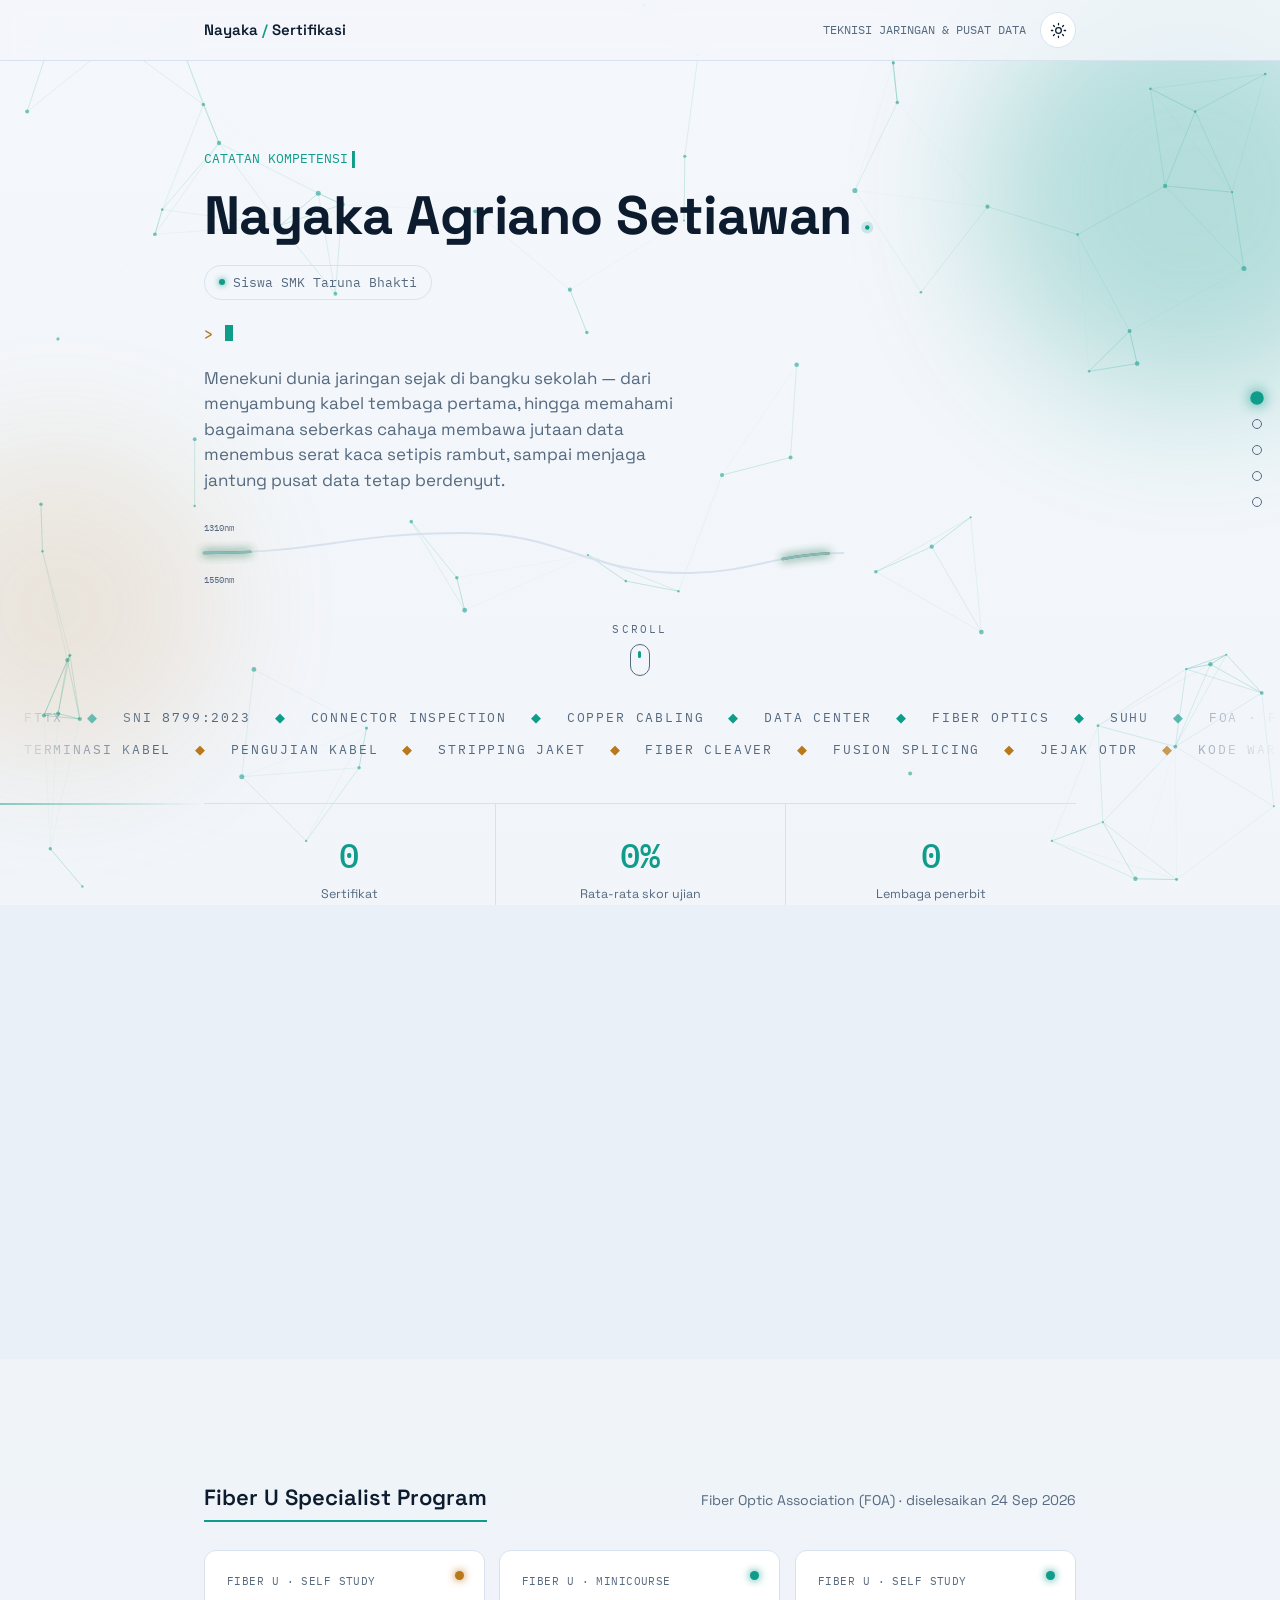
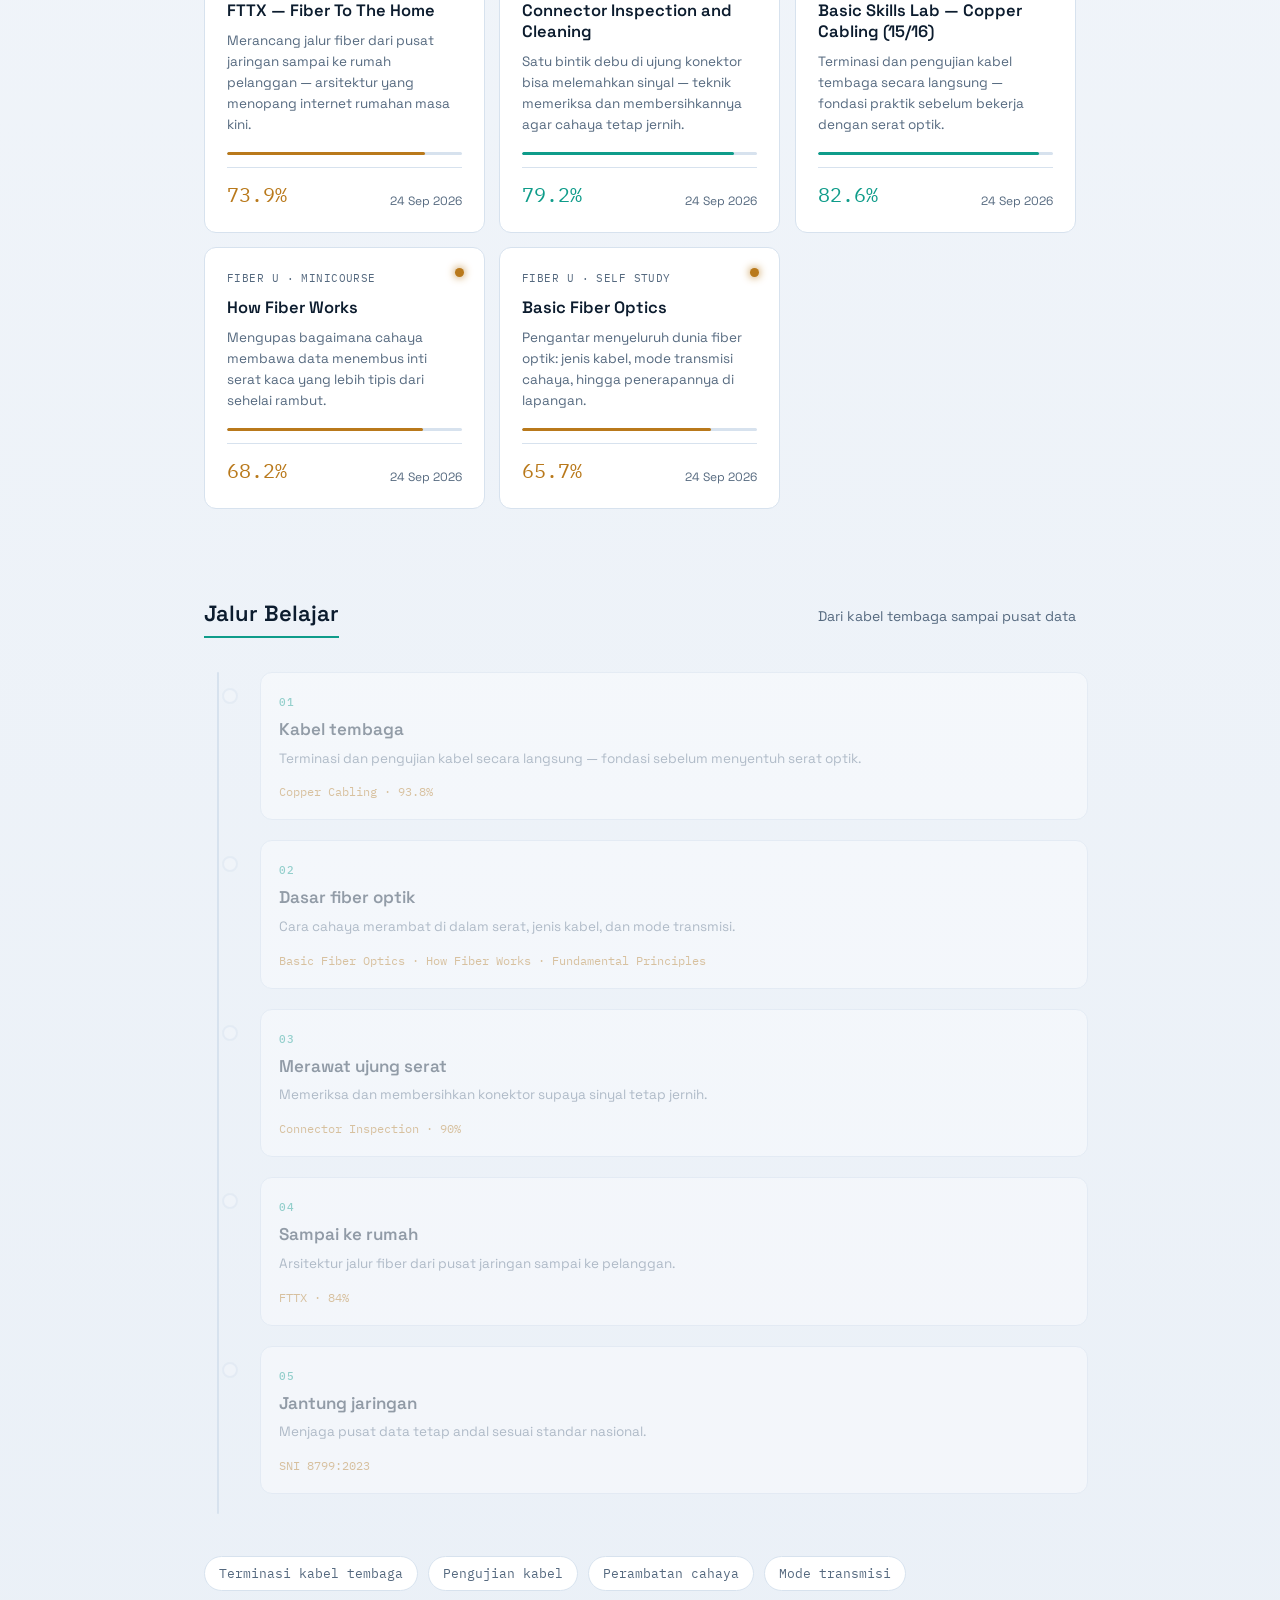
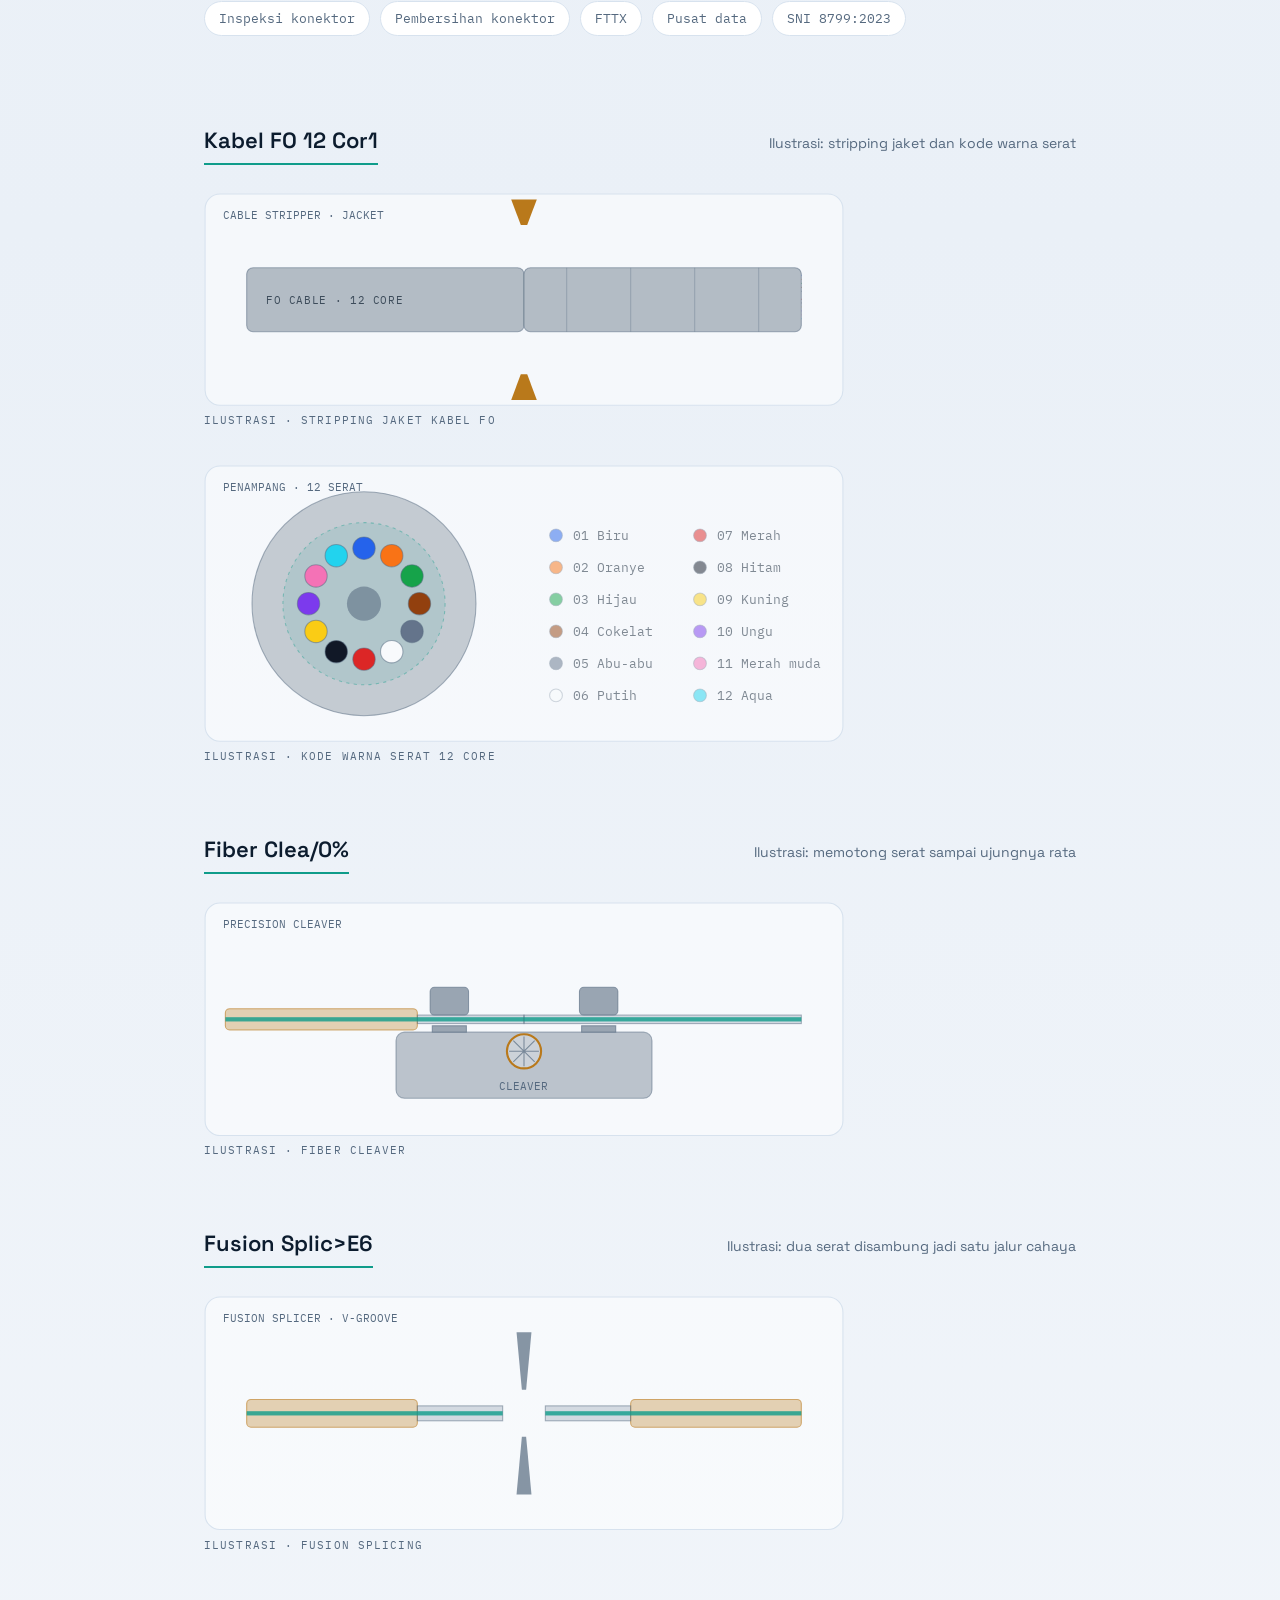
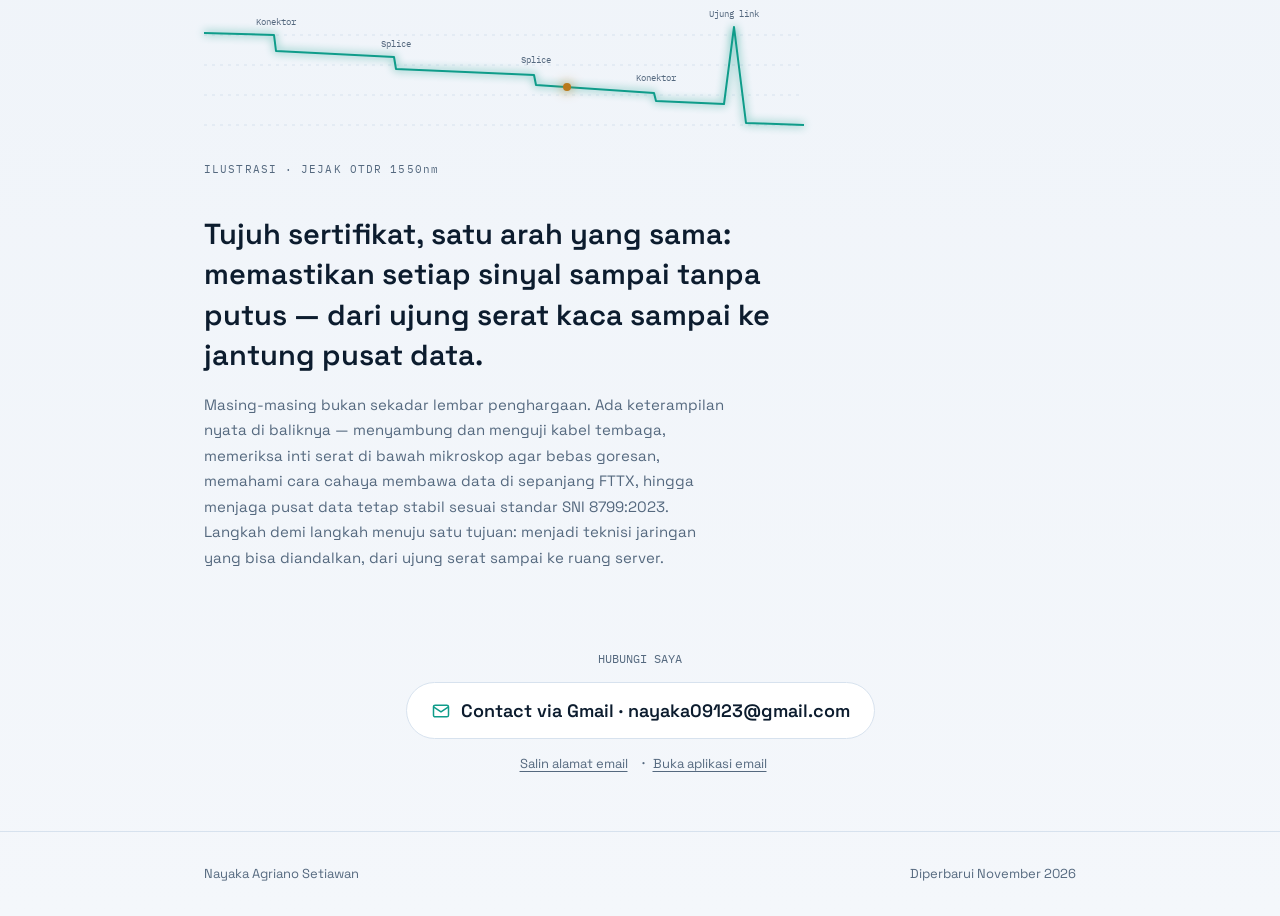
<file: index.html>
<!DOCTYPE html>
<html lang="id">
<head>
<meta charset="UTF-8">
<meta name="viewport" content="width=device-width, initial-scale=1, viewport-fit=cover">
<title>Nayaka Agriano Setiawan — Sertifikasi</title>
<link rel="preconnect" href="https://fonts.googleapis.com">
<link rel="preconnect" href="https://fonts.gstatic.com" crossorigin>
<link href="https://fonts.googleapis.com/css2?family=Space+Grotesk:wght@400;500;600;700&family=IBM+Plex+Mono:wght@400;500&display=swap" rel="stylesheet">
<style>
  :root {
    box-sizing: border-box;
    padding-top: env(safe-area-inset-top, 0px);
    padding-bottom: env(safe-area-inset-bottom, 0px);
    --bg:#081019; --bg-2:#0c1a2b; --surface:#10233a; --line:#1e3a5c; --text:#eaf1fb; --text-dim:#7f97b8;
    --signal:#5eead4; --signal-dim:#2b9d8a; --amber:#f8b84e; --shadow:rgba(0,0,0,.45);
  }
  html { scroll-padding-top: calc(70px + env(safe-area-inset-top, 0px)); scroll-behavior: smooth; }
  a:focus-visible, button:focus-visible { outline:2px solid var(--signal); outline-offset:3px; border-radius:6px; }
  body { transition:background-color .5s ease, color .5s ease; }
  @media (prefers-color-scheme: light) {
    :root:not([data-theme="dark"]) {
      --bg:#f4f7fb; --bg-2:#eaf0f7; --surface:#fff; --line:#d7e2ee; --text:#0c1c2e; --text-dim:#55697f;
      --signal:#0f9c8a; --signal-dim:#0c7a6c; --amber:#b9791b; --shadow:rgba(20,40,60,.12);
    }
  }
  :root[data-theme="light"] {
    --bg:#f4f7fb; --bg-2:#eaf0f7; --surface:#fff; --line:#d7e2ee; --text:#0c1c2e; --text-dim:#55697f;
    --signal:#0f9c8a; --signal-dim:#0c7a6c; --amber:#b9791b; --shadow:rgba(20,40,60,.12);
  }
  * { box-sizing: border-box; }
  body { margin:0; background:linear-gradient(180deg,var(--bg),var(--bg-2) 60%,var(--bg)); color:var(--text);
    font-family:'Space Grotesk',system-ui,sans-serif; line-height:1.5; -webkit-font-smoothing:antialiased; position:relative; }
  ::selection { background:var(--signal); color:var(--bg); }

  /* scroll progress */
  #prog { position:fixed; top:0; left:0; right:0; height:3px; z-index:50; transform-origin:0 50%; transform:scaleX(0);
    background:linear-gradient(90deg,var(--signal),var(--amber)); box-shadow:0 0 10px var(--signal); }


  html, body { overflow-x:clip; max-width:100%; }
  main.content { position:relative; z-index:1; overflow-x:clip; }
  @media (prefers-reduced-motion: reduce) { * { animation-duration:.001ms !important; transition-duration:.001ms !important; } }
  .wrap { max-width:920px; margin:0 auto; padding:0 24px; }

  nav.top { position:sticky; top:env(safe-area-inset-top,0px); z-index:10; backdrop-filter:blur(10px);
    background:color-mix(in srgb,var(--bg) 78%,transparent); border-bottom:1px solid var(--line);
    animation:drop .8s cubic-bezier(.2,.8,.2,1) both; }
  @keyframes drop { from { transform:translateY(-100%); opacity:0; } }
  nav.top .wrap { display:flex; justify-content:space-between; align-items:center; height:60px; }
  .brand { font-weight:600; font-size:15px; }
  .brand span { color:var(--signal); display:inline-block; animation:blink 2.4s ease-in-out infinite; }
  @keyframes blink { 50% { opacity:.25; transform:rotate(20deg); } }
  nav.top .role { font-family:'IBM Plex Mono',monospace; font-size:12px; color:var(--text-dim); }
  nav.top .right { display:flex; align-items:center; gap:14px; }
  .theme { width:36px; height:36px; border-radius:50%; border:1px solid var(--line); background:var(--surface); color:var(--text);
    cursor:pointer; display:grid; place-items:center; padding:0; transition:border-color .3s, transform .4s cubic-bezier(.2,.8,.2,1), box-shadow .3s; }
  .theme:hover { border-color:var(--signal); transform:rotate(25deg) scale(1.08); box-shadow:0 6px 16px var(--shadow); }
  .theme svg { width:17px; height:17px; stroke:currentColor; fill:none; stroke-width:1.8; stroke-linecap:round; stroke-linejoin:round; }
  .theme .sun { display:none; }
  :root[data-theme="light"] .theme .sun { display:block; } :root[data-theme="light"] .theme .moon { display:none; }
  @media (max-width:480px) { nav.top .role { display:none; } }

  /* HERO */
  header.hero { padding:88px 0 64px; position:relative; }
  header.hero::before, header.hero::after { content:''; position:absolute; border-radius:50%; filter:blur(70px); pointer-events:none; z-index:-1; opacity:.28; will-change:transform; }
  header.hero::before { width:420px; height:420px; right:-120px; top:-80px; background:var(--signal); animation:drift 16s ease-in-out infinite alternate; }
  header.hero::after { width:320px; height:320px; left:-100px; bottom:-60px; background:var(--amber); opacity:.14; animation:drift 20s ease-in-out -6s infinite alternate-reverse; }
  @keyframes drift { to { transform:translate3d(-60px,50px,0) scale(1.15); } }
  .rise { opacity:0; transform:translateY(18px); animation:rise .8s cubic-bezier(.2,.7,.2,1) forwards; animation-delay:var(--d,0s); }
  @keyframes rise { to { opacity:1; transform:none; } }
  .kicker { font-family:'IBM Plex Mono',monospace; font-size:13px; color:var(--signal); margin:0 0 18px; }
  .kicker::after { content:'▍'; margin-left:4px; animation:cur 1s steps(1) infinite; }
  @keyframes cur { 50% { opacity:0; } }
  h1.title { font-size:clamp(32px,6vw,54px); font-weight:700; line-height:1.08; margin:0 0 20px; max-width:20ch; letter-spacing:-.01em; }
  .word { display:inline-block; white-space:nowrap; }
  .ch { display:inline-block; opacity:0; transform:translateY(.7em) rotate(8deg); filter:blur(6px);
    animation:ch .8s cubic-bezier(.2,.8,.2,1) forwards; animation-delay:calc(.35s + var(--i) * .045s); }
  @keyframes ch { to { opacity:1; transform:none; filter:none; } }
  p.sub { color:var(--text-dim); font-size:17px; max-width:46ch; margin:0 0 28px; }
  .badge { display:inline-flex; align-items:center; gap:8px; font-family:'IBM Plex Mono',monospace; font-size:12.5px;
    color:var(--text-dim); border:1px solid var(--line); padding:7px 14px; border-radius:999px; margin:0 0 24px; }
  .badge .dot { width:6px; height:6px; border-radius:50%; background:var(--signal); box-shadow:0 0 6px var(--signal); animation:ping 1.8s ease-out infinite; }
  @keyframes ping { 0% { box-shadow:0 0 0 0 var(--signal); } 100% { box-shadow:0 0 0 10px transparent; } }

  .fiber { width:100%; max-width:640px; height:64px; overflow:visible; }
  .fiber path.core { fill:none; stroke:var(--line); stroke-width:2; }
  .fiber path.beam { fill:none; stroke-width:2.4; stroke-linecap:round; stroke-dasharray:46 540; animation:travel 3.4s ease-in-out infinite; }
  .fiber path.beam.b1 { stroke:var(--signal); filter:drop-shadow(0 0 5px var(--signal)); }
  .fiber path.beam.b2 { stroke:var(--amber); filter:drop-shadow(0 0 5px var(--amber)); animation-delay:.55s; opacity:.85; }
  .fiber path.beam.b3 { stroke:#7dd3fc; filter:drop-shadow(0 0 5px #7dd3fc); animation-delay:1.1s; opacity:.7; }
  .fiber .wl { font-family:'IBM Plex Mono',monospace; font-size:9px; fill:var(--text-dim); }
  @keyframes travel { 0% { stroke-dashoffset:600; opacity:0; } 8% { opacity:1; } 85% { opacity:1; } 100% { stroke-dashoffset:0; opacity:0; } }

  /* STATS */
  .stats { display:grid; grid-template-columns:repeat(3,1fr); border-top:1px solid var(--line); border-bottom:1px solid var(--line); position:relative; }
  .stats::after { content:''; position:absolute; top:-1px; left:0; height:2px; width:100%; background:linear-gradient(90deg,transparent,var(--signal),transparent);
    transform:translateX(-100%); animation:scan 4.5s ease-in-out infinite; }
  @keyframes scan { 60%,100% { transform:translateX(100%); } }
  .stat { padding:26px 8px; text-align:center; border-left:1px solid var(--line); }
  .stat:first-child { border-left:none; }
  .stat .num { font-family:'IBM Plex Mono',monospace; font-size:clamp(24px,4vw,34px); font-weight:500; color:var(--signal); }
  .stat .label { font-size:12.5px; color:var(--text-dim); margin-top:4px; }

  /* SECTIONS */
  section.group { padding:64px 0 8px; }
  .rv { opacity:0; transform:translateY(22px); transition:opacity .8s ease, transform .8s cubic-bezier(.2,.7,.2,1); }
  .rv.in { opacity:1; transform:none; }
  .group-head { display:flex; align-items:baseline; justify-content:space-between; margin-bottom:28px; gap:16px; flex-wrap:wrap; }
  .group-head h2 { font-size:22px; font-weight:600; margin:0; position:relative; padding-bottom:8px; }
  .group-head h2::after { content:''; position:absolute; left:0; bottom:0; height:2px; width:0; background:var(--signal); transition:width 1s .3s ease; }
  .group-head.in h2::after { width:100%; }
  .group-head p { color:var(--text-dim); font-size:14px; margin:0; }
  .grid { display:grid; grid-template-columns:repeat(auto-fill,minmax(260px,1fr)); gap:14px; margin-bottom:56px; }

  .card { background:linear-gradient(160deg,color-mix(in srgb,var(--surface) 100%,#fff 3%),var(--surface)); border:1px solid var(--line); border-radius:12px; padding:22px; position:relative; overflow:hidden; will-change:transform;
    opacity:0; transform:translateY(30px) scale(.96); transition:transform .35s ease, box-shadow .35s ease, border-color .35s ease; }
  .card.in { opacity:1; transform:none; transition:opacity .7s ease, transform .7s cubic-bezier(.2,.8,.2,1); }
  .card.in.done { transition:transform .18s ease-out, box-shadow .35s ease, border-color .35s ease; }
  .card.done:hover { border-color:var(--signal-dim); box-shadow:0 16px 32px var(--shadow);
    transform:perspective(700px) rotateX(var(--rx,0deg)) rotateY(var(--ry,0deg)) translateY(-4px); }
  .card::before { content:''; position:absolute; inset:0 0 auto 0; height:2px; background:linear-gradient(90deg,transparent,var(--signal),transparent);
    transform:translateX(-100%); opacity:0; }
  .card:hover::before { animation:couple 1.1s ease-in-out; }
  @keyframes couple { 0% { transform:translateX(-100%); opacity:0; } 15% { opacity:1; } 100% { transform:translateX(100%); opacity:0; } }
  .card::after { content:''; position:absolute; inset:0; pointer-events:none; opacity:0; transition:opacity .3s;
    background:radial-gradient(180px circle at var(--mx,50%) var(--my,50%), color-mix(in srgb,var(--signal) 18%,transparent), transparent 70%); }
  .card:hover::after { opacity:1; }

  .card .led { position:absolute; top:20px; right:20px; width:9px; height:9px; border-radius:50%; background:var(--line); }
  .card .led.on { background:var(--signal); box-shadow:0 0 8px var(--signal); animation:ledpulse 2.2s ease-in-out infinite; }
  .card .led.mid { background:var(--amber); box-shadow:0 0 8px var(--amber); animation:ledpulse 2.2s ease-in-out infinite; }
  @keyframes ledpulse { 50% { opacity:.35; transform:scale(.75); } }
  .card .issuer { font-family:'IBM Plex Mono',monospace; font-size:11px; letter-spacing:.04em; color:var(--text-dim); margin:0 0 10px; }
  .card h3 { font-size:16.5px; font-weight:600; margin:0 0 10px; max-width:22ch; line-height:1.3; }
  .card .desc { font-size:13.5px; color:var(--text-dim); line-height:1.55; margin:0 0 16px; }
  .bar { height:3px; background:var(--line); border-radius:3px; margin:0 0 12px; overflow:hidden; }
  .bar i { display:block; height:100%; width:0; background:var(--signal); border-radius:3px; transition:width 1.4s cubic-bezier(.2,.8,.2,1) .3s; }
  .bar i.mid { background:var(--amber); }
  .card .meta { display:flex; justify-content:space-between; align-items:flex-end; border-top:1px solid var(--line); padding-top:12px; }
  .card .score { font-family:'IBM Plex Mono',monospace; font-size:20px; color:var(--signal); }
  .card .score.mid { color:var(--amber); }
  .card .date { font-size:12px; color:var(--text-dim); text-align:right; }

  section.closing { padding:8px 0 72px; }
  section.closing p.lead { font-size:clamp(20px,3.4vw,29px); font-weight:600; max-width:34ch; line-height:1.4; margin:0 0 16px; }
  section.closing p.support { font-size:15px; max-width:52ch; line-height:1.7; margin:0; color:var(--text-dim); }
  .contact { text-align:center; padding:8px 0 56px; }
  .contact .lbl { font-family:'IBM Plex Mono',monospace; font-size:12px; color:var(--text-dim); margin:0 0 14px; }
  .contact a.pill { display:inline-flex; max-width:100%; align-items:center; gap:10px; text-decoration:none; color:var(--text); font-weight:600;
    font-size:clamp(15px,3.6vw,18px); padding:14px 24px; border:1px solid var(--line); border-radius:999px; background:var(--surface);
    position:relative; overflow:hidden; transition:border-color .3s, transform .3s, box-shadow .3s; word-break:break-all; }
  .contact a.pill::before { content:''; position:absolute; inset:0 0 auto 0; height:2px; background:linear-gradient(90deg,transparent,var(--signal),transparent);
    transform:translateX(-100%); animation:scan 3.5s ease-in-out infinite; }
  .contact a.pill:hover { border-color:var(--signal); transform:translateY(-3px); box-shadow:0 12px 28px var(--shadow); }
  .contact a.pill svg { width:20px; height:20px; flex:none; stroke:var(--signal); fill:none; stroke-width:1.8; animation:bob 2.6s ease-in-out infinite; }
  .copy { display:inline-block; margin:14px 4px 0; background:none; border:none; color:var(--text-dim); font:inherit; font-size:13px; cursor:pointer; text-decoration:underline; text-underline-offset:3px; }
  .copy:hover { color:var(--signal); }
  @keyframes bob { 50% { transform:translateY(-3px) rotate(-6deg); } }
  footer { border-top:1px solid var(--line); padding:32px 0 calc(32px + env(safe-area-inset-bottom,0px)); }
  footer .wrap { display:flex; justify-content:space-between; flex-wrap:wrap; gap:8px; color:var(--text-dim); font-size:13px; }

  #net { position:fixed; inset:0; width:100%; height:100%; z-index:0; pointer-events:none; }
  .title.live .ch { opacity:1; transform:none; filter:none; animation:wave 4.2s ease-in-out infinite; animation-delay:calc(var(--i) * .11s); }
  @keyframes wave { 0%,55%,100% { color:var(--text); text-shadow:none; transform:none; }
    25% { color:var(--signal); text-shadow:0 0 22px var(--signal); transform:translateY(-3px); } }
  header.hero .wrap { will-change:transform,opacity; }
  .card .desc, .card h3 { transition:transform .3s ease; }
  .card.done:hover h3 { transform:translateX(4px); }
  .stat { transition:background .3s; }
  .stat:hover { background:color-mix(in srgb,var(--signal) 7%,transparent); }

  body:not(.ready) { overflow:hidden; }
  body:not(.ready) main * { animation-play-state:paused !important; }
  #boot { position:fixed; inset:0; z-index:200; display:grid; place-items:center; }
  #boot .half { position:absolute; left:0; right:0; height:50.5%; background:var(--bg-2); transition:transform 1s cubic-bezier(.8,0,.2,1); }
  #boot .top { top:0; } #boot .bot { bottom:0; }
  #boot.go .top { transform:translateY(-101%); } #boot.go .bot { transform:translateY(101%); }
  #boot .bc { position:relative; text-align:center; font-family:'IBM Plex Mono',monospace; transition:opacity .4s; }
  #boot.go .bc { opacity:0; }
  .bl { color:var(--signal); font-size:13px; margin:0 0 16px; min-height:20px; }
  .bbar { width:min(320px,70vw); height:3px; background:var(--line); margin:0 auto; border-radius:3px; overflow:hidden; }
  .bbar i { display:block; height:100%; background:linear-gradient(90deg,var(--signal),var(--amber)); transform-origin:0 50%; transform:scaleX(0); box-shadow:0 0 12px var(--signal); }
  .bp { color:var(--text-dim); font-size:12px; margin:12px 0 0; }
  .marquee { overflow:hidden; margin:0 0 44px; -webkit-mask:linear-gradient(90deg,transparent,#000 12%,#000 88%,transparent); mask:linear-gradient(90deg,transparent,#000 12%,#000 88%,transparent); }
  .mt { display:flex; width:max-content; animation:mq 32s linear infinite; font-family:'IBM Plex Mono',monospace; font-size:13px; letter-spacing:.14em; text-transform:uppercase; color:var(--text-dim); }
  .mt:hover { animation-play-state:paused; }
  .mt span { padding:0 24px; white-space:nowrap; } .mt b { color:var(--signal); font-weight:400; }
  @keyframes mq { to { transform:translateX(-50%); } }
  .otdr { width:100%; max-width:600px; display:block; margin:0 0 6px; overflow:visible; }
  .otdr .tr { stroke-dasharray:1; stroke-dashoffset:1; transition:stroke-dashoffset 3s cubic-bezier(.35,.6,.2,1) .2s; }
  .otdr.in .tr { stroke-dashoffset:0; }
  .otdr .lb { opacity:0; transition:opacity .7s; } .otdr.in .lb { opacity:1; }
  .otdr .mono { font-family:'IBM Plex Mono',monospace; }
  .cap { font-family:'IBM Plex Mono',monospace; font-size:11px; letter-spacing:.1em; color:var(--text-dim); margin:0 0 36px; }
  .dots { position:fixed; right:18px; top:50%; transform:translateY(-50%); z-index:40; display:flex; flex-direction:column; gap:16px; transition:opacity .6s; }
  body:not(.ready) .dots { opacity:0; }
  @media (max-width:1000px) { .dots { display:none; } }
  .dots button { width:10px; height:10px; border-radius:50%; border:1px solid var(--text-dim); background:transparent; padding:0; cursor:pointer; position:relative; transition:.3s; }
  .dots button.on { background:var(--signal); border-color:var(--signal); box-shadow:0 0 10px var(--signal); transform:scale(1.35); }
  .dots button::after { content:attr(data-l); position:absolute; right:20px; top:50%; transform:translateY(-50%) translateX(6px); font:11px 'IBM Plex Mono',monospace; color:var(--text); opacity:0; pointer-events:none; transition:.25s; white-space:nowrap; }
  .dots button:hover::after { opacity:1; transform:translateY(-50%); }

  .splsec { padding:24px 0 8px; }
  .spl { width:100%; max-width:640px; display:block; margin:0 0 6px; overflow:visible; }
  .spl .fr1 { fill:var(--amber); fill-opacity:.32; stroke:var(--amber); stroke-opacity:.6; }
  .spl .gl { fill:var(--text-dim); fill-opacity:.22; stroke:var(--text-dim); stroke-opacity:.5; }
  .spl .co { fill:var(--signal); fill-opacity:.8; }
  .spl .el { fill:var(--text-dim); fill-opacity:.7; }
  .spl .fm { fill:var(--surface); fill-opacity:.5; stroke:var(--line); }
  .spl text { font-family:'IBM Plex Mono',monospace; font-size:10px; fill:var(--text-dim); }
  .spl .st { fill:var(--signal); font-size:11px; letter-spacing:.08em; }
  .spl .loss { fill:var(--amber); font-size:12px; opacity:0; animation:loss 9s infinite; }
  .spl .s1, .spl .s2, .spl .s3 { opacity:0; }
  .spl .s1 { animation:s1 9s infinite; } .spl .s2 { animation:s2 9s infinite; } .spl .s3 { animation:s3 9s infinite; }
  .spl .stage { animation:stage 9s infinite; }
  .spl .fl { animation:fl 9s ease-in-out infinite; } .spl .fr { animation:fr 9s ease-in-out infinite; }
  .spl .arc { fill:none; stroke:#bae6fd; stroke-width:2; stroke-linejoin:round; opacity:0; filter:drop-shadow(0 0 5px #38bdf8) drop-shadow(0 0 10px #38bdf8); animation:arc 9s infinite; }
  .spl .glow { opacity:0; transform-box:fill-box; transform-origin:center; animation:glow 9s infinite; }
  .spl .pulse { fill:var(--amber); filter:drop-shadow(0 0 6px var(--amber)); opacity:0; animation:pulse 9s linear infinite; }
  .spl .sleeve { fill:var(--signal); fill-opacity:.16; stroke:var(--signal); stroke-opacity:.5; opacity:0; transform-box:fill-box; transform-origin:center; animation:sleeve 9s infinite; }
  .spl:not(.run) * { animation-play-state:paused; }
  @keyframes stage { 0% { opacity:0; } 4%,92% { opacity:1; } 97%,100% { opacity:0; } }
  @keyframes fl { 0%,14% { transform:translate(0,0); } 30%,40% { transform:translate(17px,0); } 48%,97% { transform:translate(20px,0); } 100% { transform:translate(0,0); } }
  @keyframes fr { 0%,14% { transform:translate(0,8px); } 30% { transform:translate(-17px,8px); } 40% { transform:translate(-17px,0); } 48%,97% { transform:translate(-20px,0); } 100% { transform:translate(0,8px); } }
  @keyframes arc { 0%,40% { opacity:0; } 41%,43%,45%,47% { opacity:1; } 42%,44%,46% { opacity:.3; } 48%,100% { opacity:0; } }
  @keyframes glow { 0%,40% { opacity:0; transform:scale(.3); } 47% { opacity:1; transform:scale(1.25); } 58% { opacity:.4; transform:scale(.8); } 68%,100% { opacity:0; transform:scale(.6); } }
  @keyframes sleeve { 0%,60% { opacity:0; transform:scaleX(.5); } 68%,92% { opacity:1; transform:scaleX(1); } 97%,100% { opacity:0; } }
  @keyframes pulse { 0%,62% { opacity:0; transform:translateX(0); } 64% { opacity:1; } 78% { opacity:1; transform:translateX(520px); } 80%,100% { opacity:0; transform:translateX(520px); } }
  @keyframes s1 { 0%,6% { opacity:0; } 10%,36% { opacity:1; } 40%,100% { opacity:0; } }
  @keyframes s2 { 0%,39% { opacity:0; } 41%,47% { opacity:1; } 50%,100% { opacity:0; } }
  @keyframes s3 { 0%,50% { opacity:0; } 54%,91% { opacity:1; } 95%,100% { opacity:0; } }
  @keyframes loss { 0%,72% { opacity:0; } 78%,91% { opacity:1; } 95%,100% { opacity:0; } }
  @media (prefers-reduced-motion: reduce) {
    .spl * { animation:none !important; }
    .spl .fl { transform:translate(20px,0); } .spl .fr { transform:translate(-20px,0); }
    .spl .s3, .spl .loss, .spl .sleeve { opacity:1; }
  }

  .stp, .core12 { width:100%; max-width:640px; display:block; margin:0 0 6px; }
  .core12 { margin-top:34px; }
  .fm2 { fill:var(--surface); fill-opacity:.5; stroke:var(--line); }
  .stp .tx, .core12 .tx { font-family:'IBM Plex Mono',monospace; font-size:10px; fill:var(--text-dim); }
  .stp .jt { fill:var(--text); fill-opacity:.7; letter-spacing:.06em; }
  .stp .jk { fill:color-mix(in srgb,var(--text-dim) 45%,var(--surface)); stroke:var(--text-dim); stroke-opacity:.5; }
  .stp .rid { stroke:var(--text-dim); stroke-opacity:.3; fill:none; }
  .stp .bd { fill:var(--amber); }
  .stp .cut { fill:var(--amber); opacity:0; animation:pcut 10s infinite; }
  .stp .st2 { font-family:'IBM Plex Mono',monospace; font-size:11px; letter-spacing:.08em; fill:var(--signal); opacity:0; }
  .stp .p1 { animation:p1 10s infinite; } .stp .p2 { animation:p2 10s infinite; } .stp .p3 { animation:p3 10s infinite; }
  .stp .stage2 { animation:pstage 10s infinite; }
  .stp .bt { animation:pbt 10s ease-in-out infinite; } .stp .bb { animation:pbb 10s ease-in-out infinite; }
  .stp .jkr { animation:pjk 10s ease-in-out infinite; }
  .stp .sf { transform-box:view-box; transform-origin:300px 100px; animation:pfan 10s ease-in-out infinite; }
  .stp:not(.run) *, .core12:not(.run) * { animation-play-state:paused; }
  @keyframes pstage { 0% { opacity:0; } 4%,93% { opacity:1; } 97%,100% { opacity:0; } }
  @keyframes pbt { 0%,8% { transform:translateY(0); } 20%,32% { transform:translateY(40px); } 40%,100% { transform:translateY(0); } }
  @keyframes pbb { 0%,8% { transform:translateY(0); } 20%,32% { transform:translateY(-40px); } 40%,100% { transform:translateY(0); } }
  @keyframes pcut { 0%,19% { opacity:0; } 21%,38% { opacity:1; } 40%,100% { opacity:0; } }
  @keyframes pjk { 0%,42% { transform:translateX(0); } 64%,97% { transform:translateX(330px); } 100% { transform:translateX(0); } }
  @keyframes pfan { 0%,64% { transform:rotate(0); } 80%,97% { transform:rotate(var(--a)); } 100% { transform:rotate(0); } }
  @keyframes p1 { 0%,6% { opacity:0; } 10%,30% { opacity:1; } 34%,100% { opacity:0; } }
  @keyframes p2 { 0%,38% { opacity:0; } 42%,60% { opacity:1; } 64%,100% { opacity:0; } }
  @keyframes p3 { 0%,72% { opacity:0; } 78%,93% { opacity:1; } 97%,100% { opacity:0; } }
  .core12 .cj { fill:color-mix(in srgb,var(--text-dim) 35%,var(--surface)); stroke:var(--text-dim); stroke-opacity:.5; }
  .core12 .ct { fill:var(--signal); fill-opacity:.1; stroke:var(--signal); stroke-opacity:.4; stroke-dasharray:3 4; }
  .core12 .cm { fill:var(--text-dim); fill-opacity:.55; }
  .core12 .fb { fill:var(--c); stroke:var(--text-dim); stroke-opacity:.5; stroke-width:1; transform-box:fill-box; transform-origin:center;
    animation:fpop .6s cubic-bezier(.3,1.6,.5,1) calc(var(--i) * .12s) backwards, fhl 7.2s linear calc(2s + var(--i) * .6s) infinite; }
  .core12 .lg circle { fill:var(--c); stroke:var(--text-dim); stroke-opacity:.5; }
  .core12 .lg text { font-family:'IBM Plex Mono',monospace; font-size:12px; fill:var(--text); }
  .core12 .lg { opacity:.5; animation:lpop .5s ease calc(var(--i) * .12s) backwards, lhl 7.2s linear calc(2s + var(--i) * .6s) infinite; }
  @keyframes fpop { from { transform:scale(0); } }
  @keyframes lpop { from { opacity:0; } }
  @keyframes fhl { 0%,8% { filter:drop-shadow(0 0 7px var(--c)); stroke:#fff; stroke-width:2.5; } 10%,100% { filter:none; stroke:var(--text-dim); stroke-width:1; } }
  @keyframes lhl { 0%,8% { opacity:1; } 10%,100% { opacity:.5; } }
  @media (prefers-reduced-motion: reduce) {
    .stp *, .core12 * { animation:none !important; }
    .stp .jkr { transform:translateX(330px); } .stp .sf { transform:rotate(var(--a)); } .stp .p3, .core12 .lg { opacity:1; }
  }

  .clv { width:100%; max-width:640px; display:block; margin:0 0 6px; }
  .clv .fm3 { fill:var(--surface); fill-opacity:.5; stroke:var(--line); }
  .clv .tx3 { font-family:'IBM Plex Mono',monospace; font-size:10px; fill:var(--text-dim); }
  .clv .st3 { font-size:11px; letter-spacing:.08em; fill:var(--signal); opacity:0; }
  .clv .base { fill:color-mix(in srgb,var(--text-dim) 40%,var(--surface)); stroke:var(--text-dim); stroke-opacity:.5; }
  .clv .pad, .clv .cl { fill:color-mix(in srgb,var(--text-dim) 60%,var(--surface)); stroke:var(--text-dim); stroke-opacity:.6; }
  .clv .wheel { fill:color-mix(in srgb,var(--text-dim) 30%,var(--surface)); stroke:var(--amber); stroke-width:2; }
  .clv .spk { stroke:var(--text-dim); stroke-opacity:.7; fill:none; }
  .clv .coat { fill:var(--amber); fill-opacity:.32; stroke:var(--amber); stroke-opacity:.6; }
  .clv .glass { fill:var(--text-dim); fill-opacity:.22; stroke:var(--text-dim); stroke-opacity:.5; }
  .clv .core3 { fill:var(--signal); fill-opacity:.8; }
  .clv .face { fill:var(--text); opacity:0; filter:drop-shadow(0 0 4px var(--signal)); animation:cface 9s infinite; }
  .clv .flash { fill:url(#cg); opacity:0; transform-box:fill-box; transform-origin:center; animation:cflash 9s infinite; }
  .clv .cline { stroke:var(--signal); stroke-dasharray:3 4; fill:none; opacity:0; animation:cline 9s infinite; }
  .clv .mf { fill:var(--surface); fill-opacity:.85; stroke:var(--signal); stroke-width:2; }
  .clv .mg { fill:var(--text-dim); fill-opacity:.25; stroke:var(--text-dim); stroke-opacity:.5; }
  .clv .mc { fill:var(--signal); filter:drop-shadow(0 0 6px var(--signal)); animation:cpulse 1.6s ease-in-out infinite; }
  .clv .mh { stroke:var(--signal); stroke-width:4; stroke-linecap:round; }
  .clv .mag, .clv .mlb { opacity:0; transform-box:fill-box; transform-origin:center; animation:cmag 9s infinite; }
  .clv .stage3 { animation:cstage 9s infinite; }
  .clv .clamp { animation:cclamp 9s ease-in-out infinite; }
  .clv .wh { animation:cblade 9s ease-in-out infinite; }
  .clv .sp { transform-box:fill-box; transform-origin:center; animation:cspin 9s ease-in-out infinite; }
  .clv .off { transform-box:view-box; transform-origin:300px 110px; animation:coff 9s ease-in infinite; }
  .clv .c1 { animation:c1 9s infinite; } .clv .c2 { animation:c2 9s infinite; } .clv .c3 { animation:c3 9s infinite; }
  .clv:not(.run) * { animation-play-state:paused; }
  @keyframes cstage { 0% { opacity:0; } 4%,93% { opacity:1; } 97%,100% { opacity:0; } }
  @keyframes cclamp { 0%,8% { transform:translateY(-26px); } 18%,70% { transform:translateY(0); } 78%,100% { transform:translateY(-26px); } }
  @keyframes cblade { 0%,20% { transform:translateY(0); } 27% { transform:translateY(-13px); } 34%,100% { transform:translateY(0); } }
  @keyframes cspin { 0%,20% { transform:rotate(0); } 34%,100% { transform:rotate(360deg); } }
  @keyframes coff { 0%,36% { transform:translate(0,0) rotate(0); opacity:1; } 43%,44% { transform:translate(0,0) rotate(-2.5deg); opacity:1; } 60%,100% { transform:translate(70px,80px) rotate(22deg); opacity:0; } }
  @keyframes cflash { 0%,43% { opacity:0; transform:scale(.3); } 46% { opacity:1; transform:scale(1.3); } 56%,100% { opacity:0; transform:scale(.8); } }
  @keyframes cface { 0%,44% { opacity:0; } 47%,90% { opacity:.9; } 97%,100% { opacity:0; } }
  @keyframes cline { 0%,58% { opacity:0; } 64%,93% { opacity:.7; } 97%,100% { opacity:0; } }
  @keyframes cmag { 0%,58% { opacity:0; transform:scale(.6); } 66%,93% { opacity:1; transform:scale(1); } 97%,100% { opacity:0; } }
  @keyframes cpulse { 50% { opacity:.55; } }
  @keyframes c1 { 0%,6% { opacity:0; } 10%,21% { opacity:1; } 24%,100% { opacity:0; } }
  @keyframes c2 { 0%,21% { opacity:0; } 25%,40% { opacity:1; } 44%,100% { opacity:0; } }
  @keyframes c3 { 0%,47% { opacity:0; } 52%,93% { opacity:1; } 97%,100% { opacity:0; } }
  @media (prefers-reduced-motion: reduce) {
    .clv * { animation:none !important; }
    .clv .off, .clv .flash { opacity:0; } .clv .clamp { transform:translateY(-26px); }
    .clv .face, .clv .mag, .clv .mlb, .clv .c3 { opacity:1; } .clv .cline { opacity:.7; }
  }

  /* ===== v3: tambahan ===== */
  .type { font:500 15px 'IBM Plex Mono',monospace; color:var(--text); margin:0 0 20px; min-height:22px; }
  .type .pre { color:var(--amber); }
  .type .caret { display:inline-block; width:8px; height:1.05em; background:var(--signal); vertical-align:-2px; margin-left:3px; animation:cur 1s steps(1) infinite; }
  .hint { position:absolute; left:0; right:0; top:100%; margin:30px auto 0; width:max-content; pointer-events:none; }
  .hint-in { display:flex; flex-direction:column; align-items:center; gap:8px; font:11px 'IBM Plex Mono',monospace; letter-spacing:.2em; color:var(--text-dim); }
  .hint i { width:20px; height:32px; border:1.5px solid var(--text-dim); border-radius:12px; position:relative; display:block; }
  .hint i::after { content:''; position:absolute; left:50%; top:6px; width:3px; height:7px; margin-left:-1.5px; border-radius:2px; background:var(--signal); animation:wheel 1.8s ease-in-out infinite; }
  @keyframes wheel { 0% { opacity:0; transform:translateY(0); } 30% { opacity:1; } 100% { opacity:0; transform:translateY(12px); } }
  @media (max-width:700px) { .hint { display:none; } }
  @media (min-width:701px) { header.hero { padding-bottom:116px; } }
  .mt + .mt { margin-top:12px; animation-duration:44s; animation-direction:reverse; }
  .mt.rev b { color:var(--amber); }

  .tl { padding:24px 0 8px; }
  .tline { position:relative; margin:0 0 36px; padding:6px 0 6px 44px; --p:0; }
  .tline::before { content:''; position:absolute; left:13px; top:6px; bottom:6px; width:2px; background:var(--line); border-radius:2px; }
  .tl-fill { position:absolute; left:13px; top:6px; bottom:6px; width:2px; border-radius:2px; background:linear-gradient(180deg,var(--signal),var(--amber));
    box-shadow:0 0 10px var(--signal); transform-origin:0 0; transform:scaleY(var(--p)); will-change:transform; }
  .tl-item { position:relative; margin:0 0 20px; opacity:.4; transform:translateX(12px); transition:opacity .6s ease, transform .7s cubic-bezier(.2,.8,.2,1); }
  .tl-item.on { opacity:1; transform:none; }
  .tl-dot { position:absolute; left:-38px; top:16px; width:16px; height:16px; border-radius:50%; background:var(--bg); border:2px solid var(--line); transition:background .4s, border-color .4s, box-shadow .4s; }
  .tl-item.on .tl-dot { border-color:var(--signal); background:var(--signal); box-shadow:0 0 0 5px color-mix(in srgb,var(--signal) 18%,transparent), 0 0 14px var(--signal); }
  .tl-body { background:var(--surface); border:1px solid var(--line); border-radius:12px; padding:16px 18px; transition:border-color .4s, box-shadow .4s, transform .3s; }
  .tl-item.on .tl-body { border-color:color-mix(in srgb,var(--signal) 40%,var(--line)); }
  .tl-body:hover { box-shadow:0 12px 26px var(--shadow); transform:translateX(4px); }
  .tl-n { font:500 11px 'IBM Plex Mono',monospace; color:var(--signal); letter-spacing:.08em; }
  .tl-body h3 { margin:4px 0 6px; font-size:17px; font-weight:600; }
  .tl-body p { margin:0 0 10px; font-size:13.5px; color:var(--text-dim); line-height:1.55; }
  .tl-tag { display:inline-block; font:12px 'IBM Plex Mono',monospace; color:var(--amber); }

  .chips { display:flex; flex-wrap:wrap; gap:10px; margin:0 0 56px; }
  .chips span { font:13px 'IBM Plex Mono',monospace; padding:8px 14px; border:1px solid var(--line); border-radius:999px; background:var(--surface); color:var(--text-dim);
    opacity:0; transform:translateY(14px) scale(.92); cursor:default;
    transition:opacity .5s ease, transform .6s cubic-bezier(.3,1.5,.5,1), border-color .3s, color .3s, box-shadow .3s;
    transition-delay:calc(var(--i) * .06s), calc(var(--i) * .06s), 0s, 0s, 0s; }
  .chips.in span { opacity:1; transform:none; }
  .chips.in span:hover { border-color:var(--signal); color:var(--signal); transform:translateY(-3px); box-shadow:0 8px 18px var(--shadow); transition-delay:0s; }

  .lead .w { display:inline-block; opacity:0; transform:translateY(.55em); filter:blur(5px);
    transition:opacity .7s ease, transform .8s cubic-bezier(.2,.8,.2,1), filter .7s ease; transition-delay:calc(var(--i) * .04s); }
  .lead.in .w { opacity:1; transform:none; filter:none; }

  .cur, .cur-dot { position:fixed; left:0; top:0; pointer-events:none; z-index:300; opacity:0; }
  .cur { width:38px; height:38px; margin:-19px 0 0 -19px; border:1.5px solid var(--signal); border-radius:50%;
    transition:opacity .3s, width .3s, height .3s, margin .3s, background .3s; }
  .cur.big { width:64px; height:64px; margin:-32px 0 0 -32px; background:color-mix(in srgb,var(--signal) 12%,transparent); }
  .cur-dot { width:6px; height:6px; margin:-3px 0 0 -3px; border-radius:50%; background:var(--amber); box-shadow:0 0 8px var(--amber); transition:opacity .3s; }
  .cur.on, .cur-dot.on { opacity:1; }
  .rip { position:fixed; z-index:299; pointer-events:none; width:12px; height:12px; margin:-6px 0 0 -6px; border-radius:50%; border:2px solid var(--signal); animation:rip .8s cubic-bezier(.2,.7,.2,1) forwards; }
  @keyframes rip { to { transform:scale(14); opacity:0; } }
  .pt { position:fixed; z-index:301; pointer-events:none; width:6px; height:6px; margin:-3px 0 0 -3px; border-radius:50%; background:var(--c,var(--signal)); animation:pt .8s cubic-bezier(.1,.7,.3,1) forwards; }
  @keyframes pt { to { transform:translate(var(--dx),var(--dy)) scale(.2); opacity:0; } }

  .btt { position:fixed; right:20px; bottom:calc(20px + env(safe-area-inset-bottom,0px)); width:46px; height:46px; border-radius:50%; border:1px solid var(--line);
    background:var(--surface); color:var(--text); cursor:pointer; z-index:45; display:grid; place-items:center; padding:0; opacity:0; transform:translateY(16px) scale(.8);
    pointer-events:none; transition:opacity .4s, transform .5s cubic-bezier(.2,.8,.2,1), border-color .3s; }
  .btt.show { opacity:1; transform:none; pointer-events:auto; }
  .btt.show:hover { border-color:var(--signal); transform:translateY(-3px); }
  .btt .rg { position:absolute; inset:-1px; width:calc(100% + 2px); height:calc(100% + 2px); transform:rotate(-90deg); }
  .btt .rg circle { fill:none; stroke:var(--signal); stroke-width:2; stroke-linecap:round; stroke-dasharray:132; stroke-dashoffset:132; }
  .btt .ar { width:18px; height:18px; stroke:currentColor; fill:none; stroke-width:2; stroke-linecap:round; stroke-linejoin:round; }
</style>
</head>
<body>
<div id="prog"></div>
<noscript><style>.rise,.rv,.card,.ch{opacity:1!important;transform:none!important;filter:none!important;animation:none!important}#boot{display:none!important}body:not(.ready){overflow:auto!important}</style></noscript>
<div id="boot"><div class="half top"></div><div class="half bot"></div>
  <div class="bc"><p class="bl" id="bl">Menyiapkan halaman…</p><div class="bbar"><i id="bf"></i></div><p class="bp"><span id="bn">0</span>%</p></div></div>

<canvas id="net" aria-hidden="true"></canvas>

<main class="content">
<nav class="top"><div class="wrap">
  <div class="brand">Nayaka <span>/</span> Sertifikasi</div>
  <div class="right">
    <div class="role">TEKNISI JARINGAN &amp; PUSAT DATA</div>
    <button type="button" class="theme" id="theme" aria-label="Ganti tema terang/gelap">
      <svg class="moon" viewBox="0 0 24 24"><path d="M21 12.8A9 9 0 1 1 11.2 3a7 7 0 0 0 9.8 9.8z"/></svg>
      <svg class="sun" viewBox="0 0 24 24"><circle cx="12" cy="12" r="4"/><path d="M12 2v2M12 20v2M4.9 4.9l1.4 1.4M17.7 17.7l1.4 1.4M2 12h2M20 12h2M4.9 19.1l1.4-1.4M17.7 6.3l1.4-1.4"/></svg>
    </button>
  </div>
</div></nav>

<header class="hero"><div class="wrap">
  <p class="kicker rise" style="--d:.1s">CATATAN KOMPETENSI</p>
  <h1 class="title" id="title">Nayaka Agriano Setiawan</h1>
  <p class="badge rise" style="--d:1.2s"><span class="dot"></span>Siswa SMK Taruna Bhakti</p>
  <p class="type rise" style="--d:1.3s" aria-label="Teknisi jaringan, fiber optik, pusat data"><span class="pre">&gt; </span><span id="tw"></span><i class="caret"></i></p>
  <p class="sub rise" style="--d:1.4s">Menekuni dunia jaringan sejak di bangku sekolah — dari menyambung kabel tembaga pertama, hingga memahami bagaimana seberkas cahaya membawa jutaan data menembus serat kaca setipis rambut, sampai menjaga jantung pusat data tetap berdenyut.</p>
  <svg class="fiber rise" style="--d:1.6s" viewBox="0 0 640 64" preserveAspectRatio="none">
    <path class="core" d="M0,32 C120,32 140,12 260,12 C360,12 380,52 480,52 C550,52 570,32 640,32"/>
    <path class="beam b1" d="M0,32 C120,32 140,12 260,12 C360,12 380,52 480,52 C550,52 570,32 640,32"/>
    <path class="beam b2" d="M0,32 C120,32 140,12 260,12 C360,12 380,52 480,52 C550,52 570,32 640,32"/>
    <path class="beam b3" d="M0,32 C120,32 140,12 260,12 C360,12 380,52 480,52 C550,52 570,32 640,32"/>
    <text class="wl" x="0" y="10">1310nm</text>
    <text class="wl" x="0" y="62">1550nm</text>
  </svg>
  <div class="hint" aria-hidden="true"><div class="hint-in rise" style="--d:2.6s"><span>SCROLL</span><i></i></div></div>
</div></header>

<div class="marquee rise" style="--d:1.7s"><div class="mt" id="mt"></div><div class="mt rev" id="mt2"></div></div>
<div class="wrap">
  <div class="stats rise" style="--d:1.8s">
    <div class="stat"><div class="num" data-to="7" data-dec="0" data-suf="">0</div><div class="label">Sertifikat</div></div>
    <div class="stat"><div class="num" data-to="86.3" data-dec="1" data-suf="%">0%</div><div class="label">Rata-rata skor ujian</div></div>
    <div class="stat"><div class="num" data-to="2" data-dec="0" data-suf="">0</div><div class="label">Lembaga penerbit</div></div>
  </div>
</div>

<div class="wrap">
  <section class="group">
    <div class="group-head rv"><h2>Sertifikasi Profesional</h2><p>SUHU Training and Consulting · berlaku Agt 2026–2027</p></div>
    <div class="grid" id="grid-suhu"></div>
  </section>
  <section class="group">
    <div class="group-head rv"><h2>Fiber U Specialist Program</h2><p>Fiber Optic Association (FOA) · diselesaikan 24 Sep 2026</p></div>
    <div class="grid" id="grid-fiberu"></div>
  </section>
</div>

<div class="wrap"><section class="tl">
  <div class="group-head rv"><h2>Jalur Belajar</h2><p>Dari kabel tembaga sampai pusat data</p></div>
  <div class="tline" id="tline"></div>
  <div class="chips rv">
    <span style="--i:0">Terminasi kabel tembaga</span><span style="--i:1">Pengujian kabel</span><span style="--i:2">Perambatan cahaya</span><span style="--i:3">Mode transmisi</span>
    <span style="--i:4">Inspeksi konektor</span><span style="--i:5">Pembersihan konektor</span><span style="--i:6">FTTX</span><span style="--i:7">Pusat data</span><span style="--i:8">SNI 8799:2023</span>
  </div>
</section></div>

<div class="wrap"><section class="splsec">
  <div class="group-head rv"><h2>Kabel FO 12 Core</h2><p>Ilustrasi: stripping jaket dan kode warna serat</p></div>
  <svg class="stp rv" viewBox="0 0 600 200" role="img" aria-label="Animasi stripping jaket kabel fiber optik 12 core">
    <rect class="fm2" x="1" y="1" width="598" height="198" rx="14"/>
    <text class="tx" x="18" y="24">CABLE STRIPPER · JACKET</text>
    <g class="stage2">
      <rect class="sf" style="--a:-7.15deg;fill:#2563eb" x="300" y="76.0" width="260" height="2.6" rx="1.3"/><rect class="sf" style="--a:-5.85deg;fill:#f97316" x="300" y="79.7" width="260" height="2.6" rx="1.3"/><rect class="sf" style="--a:-4.55deg;fill:#16a34a" x="300" y="83.4" width="260" height="2.6" rx="1.3"/><rect class="sf" style="--a:-3.25deg;fill:#92400e" x="300" y="87.1" width="260" height="2.6" rx="1.3"/><rect class="sf" style="--a:-1.95deg;fill:#64748b" x="300" y="90.8" width="260" height="2.6" rx="1.3"/><rect class="sf" style="--a:-0.65deg;fill:#f8fafc" x="300" y="94.5" width="260" height="2.6" rx="1.3"/><rect class="sf" style="--a:0.65deg;fill:#dc2626" x="300" y="98.2" width="260" height="2.6" rx="1.3"/><rect class="sf" style="--a:1.95deg;fill:#111827" x="300" y="101.9" width="260" height="2.6" rx="1.3"/><rect class="sf" style="--a:3.25deg;fill:#facc15" x="300" y="105.6" width="260" height="2.6" rx="1.3"/><rect class="sf" style="--a:4.55deg;fill:#7c3aed" x="300" y="109.3" width="260" height="2.6" rx="1.3"/><rect class="sf" style="--a:5.85deg;fill:#f472b6" x="300" y="113.0" width="260" height="2.6" rx="1.3"/><rect class="sf" style="--a:7.15deg;fill:#22d3ee" x="300" y="116.7" width="260" height="2.6" rx="1.3"/>
      <rect class="jk" x="40" y="70" width="260" height="60" rx="6"/>
      <text class="tx jt" x="58" y="104">FO CABLE · 12 CORE</text>
      <g class="jkr"><rect class="jk" x="300" y="70" width="260" height="60" rx="6"/><path class="rid" d="M340 70V130M400 70V130M460 70V130M520 70V130"/></g>
      <rect class="cut" x="298.5" y="70" width="3" height="60"/>
      <polygon class="bd bt" points="288,6 312,6 303,30 297,30"/><polygon class="bd bb" points="288,194 312,194 303,170 297,170"/>
      <text class="p1 st2" x="300" y="190" text-anchor="middle">01 · POTONG JAKET</text>
      <text class="p2 st2" x="300" y="190" text-anchor="middle">02 · TARIK JAKET</text>
      <text class="p3 st2" x="300" y="190" text-anchor="middle">03 · 12 SERAT TERBUKA ✓</text>
    </g>
  </svg>
  <p class="cap rv">ILUSTRASI · STRIPPING JAKET KABEL FO</p>
  <svg class="core12 rv" viewBox="0 0 600 260" role="img" aria-label="Penampang kabel FO 12 core dengan kode warna serat">
    <rect class="fm2" x="1" y="1" width="598" height="258" rx="14"/>
    <text class="tx" x="18" y="24">PENAMPANG · 12 SERAT</text>
    <circle class="cj" cx="150" cy="130" r="105"/><circle class="ct" cx="150" cy="130" r="76"/><circle class="cm" cx="150" cy="130" r="16"/>
    <circle class="fb" style="--i:0;--c:#2563eb" cx="150.0" cy="78.0" r="10.5"/><circle class="fb" style="--i:1;--c:#f97316" cx="176.0" cy="85.0" r="10.5"/><circle class="fb" style="--i:2;--c:#16a34a" cx="195.0" cy="104.0" r="10.5"/><circle class="fb" style="--i:3;--c:#92400e" cx="202.0" cy="130.0" r="10.5"/><circle class="fb" style="--i:4;--c:#64748b" cx="195.0" cy="156.0" r="10.5"/><circle class="fb" style="--i:5;--c:#f8fafc" cx="176.0" cy="175.0" r="10.5"/><circle class="fb" style="--i:6;--c:#dc2626" cx="150.0" cy="182.0" r="10.5"/><circle class="fb" style="--i:7;--c:#111827" cx="124.0" cy="175.0" r="10.5"/><circle class="fb" style="--i:8;--c:#facc15" cx="105.0" cy="156.0" r="10.5"/><circle class="fb" style="--i:9;--c:#7c3aed" cx="98.0" cy="130.0" r="10.5"/><circle class="fb" style="--i:10;--c:#f472b6" cx="105.0" cy="104.0" r="10.5"/><circle class="fb" style="--i:11;--c:#22d3ee" cx="124.0" cy="85.0" r="10.5"/>
    <g class="lg" style="--i:0;--c:#2563eb"><circle cx="330" cy="66" r="6"/><text x="346" y="70">01 Biru</text></g><g class="lg" style="--i:1;--c:#f97316"><circle cx="330" cy="96" r="6"/><text x="346" y="100">02 Oranye</text></g><g class="lg" style="--i:2;--c:#16a34a"><circle cx="330" cy="126" r="6"/><text x="346" y="130">03 Hijau</text></g><g class="lg" style="--i:3;--c:#92400e"><circle cx="330" cy="156" r="6"/><text x="346" y="160">04 Cokelat</text></g><g class="lg" style="--i:4;--c:#64748b"><circle cx="330" cy="186" r="6"/><text x="346" y="190">05 Abu-abu</text></g><g class="lg" style="--i:5;--c:#f8fafc"><circle cx="330" cy="216" r="6"/><text x="346" y="220">06 Putih</text></g><g class="lg" style="--i:6;--c:#dc2626"><circle cx="465" cy="66" r="6"/><text x="481" y="70">07 Merah</text></g><g class="lg" style="--i:7;--c:#111827"><circle cx="465" cy="96" r="6"/><text x="481" y="100">08 Hitam</text></g><g class="lg" style="--i:8;--c:#facc15"><circle cx="465" cy="126" r="6"/><text x="481" y="130">09 Kuning</text></g><g class="lg" style="--i:9;--c:#7c3aed"><circle cx="465" cy="156" r="6"/><text x="481" y="160">10 Ungu</text></g><g class="lg" style="--i:10;--c:#f472b6"><circle cx="465" cy="186" r="6"/><text x="481" y="190">11 Merah muda</text></g><g class="lg" style="--i:11;--c:#22d3ee"><circle cx="465" cy="216" r="6"/><text x="481" y="220">12 Aqua</text></g>
  </svg>
  <p class="cap rv">ILUSTRASI · KODE WARNA SERAT 12 CORE</p>
</section></div>

<div class="wrap"><section class="splsec">
  <div class="group-head rv"><h2>Fiber Cleaver</h2><p>Ilustrasi: memotong serat sampai ujungnya rata</p></div>
  <svg class="clv rv" viewBox="0 0 600 220" role="img" aria-label="Animasi fiber cleaver memotong serat optik">
    <defs><radialGradient id="cg"><stop offset="0" stop-color="#fff"/><stop offset=".4" stop-color="#7dd3fc" stop-opacity=".8"/><stop offset="1" stop-color="#38bdf8" stop-opacity="0"/></radialGradient></defs>
    <rect class="fm3" x="1" y="1" width="598" height="218" rx="14"/>
    <text class="tx3" x="18" y="24">PRECISION CLEAVER</text>
    <g class="stage3">
      <rect class="base" x="180" y="122" width="240" height="62" rx="8"/>
      <rect class="pad" x="214" y="116" width="32" height="6"/><rect class="pad" x="354" y="116" width="32" height="6"/>
      <text class="tx3" x="300" y="176" text-anchor="middle">CLEAVER</text>
      <g class="wh"><g class="sp"><circle class="wheel" cx="300" cy="140" r="16"/><path class="spk" d="M300 126V154M286 140H314M290 130L310 150M310 130L290 150"/></g></g>
      <rect class="coat" x="20" y="100" width="180" height="20" rx="4"/>
      <rect class="glass" x="200" y="106" width="100" height="8"/><rect class="core3" x="20" y="108" width="280" height="4"/>
      <g class="off"><rect class="glass" x="300" y="106" width="260" height="8"/><rect class="core3" x="300" y="108" width="260" height="4"/></g>
      <rect class="face" x="298.5" y="104" width="3" height="12"/>
      <circle class="flash" cx="300" cy="110" r="20"/>
      <g class="clamp"><rect class="cl" x="212" y="80" width="36" height="26" rx="4"/></g>
      <g class="clamp"><rect class="cl" x="352" y="80" width="36" height="26" rx="4"/></g>
      <path class="cline" d="M303 108L446 80"/>
      <g class="mag"><circle class="mf" cx="480" cy="62" r="38"/><circle class="mg" cx="480" cy="62" r="26"/><circle class="mc" cx="480" cy="62" r="6"/><path class="mh" d="M507 89L526 108"/></g>
      <text class="tx3 mlb" x="480" y="124" text-anchor="middle">UJUNG RATA</text>
      <text class="c1 st3" x="300" y="208" text-anchor="middle">01 · KLEM SERAT</text>
      <text class="c2 st3" x="300" y="208" text-anchor="middle">02 · GORES BLADE BERLIAN</text>
      <text class="c3 st3" x="300" y="208" text-anchor="middle">03 · PATAH · UJUNG RATA ✓</text>
    </g>
  </svg>
  <p class="cap rv">ILUSTRASI · FIBER CLEAVER</p>
</section></div>

<div class="wrap"><section class="splsec">
  <div class="group-head rv"><h2>Fusion Splicing</h2><p>Ilustrasi: dua serat disambung jadi satu jalur cahaya</p></div>
  <svg class="spl rv" viewBox="0 0 600 220" role="img" aria-label="Animasi fusion splicing dua serat optik">
    <defs><radialGradient id="sg"><stop offset="0" stop-color="#fff"/><stop offset=".35" stop-color="#fde68a" stop-opacity=".85"/><stop offset="1" stop-color="#f59e0b" stop-opacity="0"/></radialGradient></defs>
    <rect class="fm" x="1" y="1" width="598" height="218" rx="14"/>
    <text x="18" y="24">FUSION SPLICER · V-GROOVE</text>
    <g class="stage">
      <polygon class="el" points="293,34 307,34 302,88 298,88"/><polygon class="el" points="293,186 307,186 302,132 298,132"/>
      <g class="fl"><rect class="fr1" x="40" y="97" width="160" height="26" rx="4"/><rect class="gl" x="200" y="103" width="80" height="14"/><rect class="co" x="40" y="108" width="240" height="4"/></g>
      <g class="fr"><rect class="fr1" x="400" y="97" width="160" height="26" rx="4"/><rect class="gl" x="320" y="103" width="80" height="14"/><rect class="co" x="320" y="108" width="240" height="4"/></g>
      <rect class="sleeve" x="248" y="94" width="104" height="32" rx="7"/>
      <path class="arc" d="M300,90 L295,98 L305,104 L296,111 L304,118 L298,124 L300,130"/>
      <circle class="glow" cx="300" cy="110" r="26"/>
      <circle class="pulse" cx="40" cy="110" r="3.5"/>
      <text class="s1 st" x="300" y="208" text-anchor="middle">01 · ALIGN</text>
      <text class="s2 st" x="300" y="208" text-anchor="middle">02 · ARC DISCHARGE</text>
      <text class="s3 st" x="300" y="208" text-anchor="middle">03 · FUSED ✓</text>
      <text class="loss" x="582" y="24" text-anchor="end">LOSS 0.02 dB</text>
    </g>
  </svg>
  <p class="cap rv">ILUSTRASI · FUSION SPLICING</p>
</section></div>

<div class="wrap"><section class="closing">
  <svg class="otdr rv" viewBox="0 0 600 150" role="img" aria-label="Ilustrasi jejak OTDR">
    <g stroke="var(--line)" stroke-dasharray="3 5"><path d="M0 30H600M0 60H600M0 90H600M0 120H600"/></g>
    <path id="trc" class="tr" pathLength="1" fill="none" stroke="var(--signal)" stroke-width="2" stroke-linejoin="round" style="filter:drop-shadow(0 0 4px var(--signal))" d="M0,28 L70,30 L72,46 L190,52 L192,64 L330,70 L332,80 L450,88 L452,96 L520,99 L530,22 L542,118 L600,120"/>
    <g class="mono" fill="var(--text-dim)" font-size="9" text-anchor="middle">
      <text class="lb" x="72" y="20" style="transition-delay:.7s">Konektor</text><text class="lb" x="192" y="42" style="transition-delay:1.2s">Splice</text>
      <text class="lb" x="332" y="58" style="transition-delay:1.8s">Splice</text><text class="lb" x="452" y="76" style="transition-delay:2.3s">Konektor</text>
      <text class="lb" x="530" y="12" style="transition-delay:2.7s">Ujung link</text></g>
    <circle class="lb" r="4" fill="var(--amber)" style="transition-delay:3s;filter:drop-shadow(0 0 6px var(--amber))"><animateMotion dur="4.5s" repeatCount="indefinite"><mpath href="#trc"/></animateMotion></circle>
  </svg>
  <p class="cap rv">ILUSTRASI · JEJAK OTDR 1550nm</p>
  <p class="lead rv">Tujuh sertifikat, satu arah yang sama: memastikan setiap sinyal sampai tanpa putus — dari ujung serat kaca sampai ke jantung pusat data.</p>
  <p class="support rv">Masing-masing bukan sekadar lembar penghargaan. Ada keterampilan nyata di baliknya — menyambung dan menguji kabel tembaga, memeriksa inti serat di bawah mikroskop agar bebas goresan, memahami cara cahaya membawa data di sepanjang FTTX, hingga menjaga pusat data tetap stabil sesuai standar SNI 8799:2023. Langkah demi langkah menuju satu tujuan: menjadi teknisi jaringan yang bisa diandalkan, dari ujung serat sampai ke ruang server.</p>
</section></div>

<div class="wrap"><section class="contact rv">
  <p class="lbl">HUBUNGI SAYA</p>
  <a class="pill" href="https://mail.google.com/mail/?view=cm&amp;fs=1&amp;to=nayaka09123@gmail.com" target="_blank" rel="noopener noreferrer"><svg viewBox="0 0 24 24"><rect x="3" y="5" width="18" height="14" rx="2"/><path d="M3 7l9 6 9-6"/></svg>Contact via Gmail · nayaka09123@gmail.com</a>
  <div><button type="button" id="copyMail" class="copy">Salin alamat email</button> <span style="color:var(--text-dim)">·</span> <a href="mailto:nayaka09123@gmail.com" class="copy" id="mailApp">Buka aplikasi email</a></div>
</section></div>

<footer><div class="wrap"><span>Nayaka Agriano Setiawan</span><span>Diperbarui November 2026</span></div></footer>
</main>

<script>
  const reduce = matchMedia('(prefers-reduced-motion: reduce)').matches;
  const suhu = [
    { issuer:'SUHU · E-LEARNING', title:'Data Center Management berdasar SNI 8799:2023 Pusat Data', desc:'Standar nasional untuk merancang dan menjaga keandalan pusat data — dari sistem pendingin hingga prosedur keamanan operasional.', date:'13 Agt 2026' },
    { issuer:'SUHU · E-LEARNING', title:'Fundamental Principles of Fiber Optics', desc:'Dasar perambatan cahaya dalam serat kaca, dari prinsip pemantulan total hingga arsitektur jaringan optik modern.', date:'13 Agt 2026' },
  ];
  const fiberu = [
    { issuer:'FIBER U · SELF STUDY', title:'FTTX — Fiber To The Home', desc:'Merancang jalur fiber dari pusat jaringan sampai ke rumah pelanggan — arsitektur yang menopang internet rumahan masa kini.', score:84, date:'24 Sep 2026' },
    { issuer:'FIBER U · MINICOURSE', title:'Connector Inspection and Cleaning', desc:'Satu bintik debu di ujung konektor bisa melemahkan sinyal — teknik memeriksa dan membersihkannya agar cahaya tetap jernih.', score:90, date:'24 Sep 2026' },
    { issuer:'FIBER U · SELF STUDY', title:'Basic Skills Lab — Copper Cabling (15/16)', desc:'Terminasi dan pengujian kabel tembaga secara langsung — fondasi praktik sebelum bekerja dengan serat optik.', score:93.8, date:'24 Sep 2026' },
    { issuer:'FIBER U · MINICOURSE', title:'How Fiber Works', desc:'Mengupas bagaimana cahaya membawa data menembus inti serat kaca yang lebih tipis dari sehelai rambut.', score:83.3, date:'24 Sep 2026' },
    { issuer:'FIBER U · SELF STUDY', title:'Basic Fiber Optics', desc:'Pengantar menyeluruh dunia fiber optik: jenis kabel, mode transmisi cahaya, hingga penerapannya di lapangan.', score:80.2, date:'24 Sep 2026' },
  ];
  const led = s => s === undefined ? 'on' : s >= 85 ? 'on' : s >= 75 ? 'mid' : '';
  const mid = s => s >= 85 ? '' : 'mid';

  function render(list, id) {
    document.getElementById(id).innerHTML = list.map(c => `
      <div class="card">
        <div class="led ${led(c.score)}"></div>
        <p class="issuer">${c.issuer}</p>
        <h3>${c.title}</h3>
        <p class="desc">${c.desc}</p>
        ${c.score !== undefined ? `<div class="bar"><i class="${mid(c.score)}" data-w="${c.score}"></i></div>` : ''}
        <div class="meta">
          ${c.score !== undefined ? `<div class="score ${mid(c.score)}"><span class="cnt" data-to="${c.score}" data-dec="1" data-suf="%">0%</span></div>` : `<div class="score">✓</div>`}
          <div class="date">${c.date}</div>
        </div>
      </div>`).join('');
  }
  render(suhu, 'grid-suhu'); render(fiberu, 'grid-fiberu');

  // split title into animated letters
  const t = document.getElementById('title'); let n = 0;
  t.setAttribute('aria-label', t.textContent);
  t.innerHTML = t.textContent.split(' ').map(w =>
    `<span class="word" aria-hidden="true">${[...w].map(ch => `<span class="ch" style="--i:${n++}">${ch}</span>`).join('')}</span>`
  ).join(' ');

  // count-up
  function count(el) {
    const to = +el.dataset.to, dec = +el.dataset.dec, suf = el.dataset.suf;
    const fmt = v => v.toFixed(dec) + suf;
    if (reduce) { el.textContent = fmt(to); return; }
    const t0 = performance.now(), dur = 1600;
    (function step(now) {
      const p = Math.min(Math.max((now - t0) / dur, 0), 1), e = 1 - Math.pow(1 - p, 3);
      el.textContent = fmt(to * e);
      if (p < 1) requestAnimationFrame(step);
    })(t0);
  }
  addEventListener('siteready', () => setTimeout(() => document.querySelectorAll('.stat .num').forEach(count), 1900));

  // reveal on scroll
  const io = new IntersectionObserver(es => es.forEach(e => {
    if (!e.isIntersecting) return;
    const el = e.target; el.classList.add('in'); io.unobserve(el);
    if (el.classList.contains('card')) {
      const b = el.querySelector('.bar i'); if (b) b.style.width = b.dataset.w + '%';
      const c = el.querySelector('.cnt'); if (c) setTimeout(() => count(c), 300);
      setTimeout(() => { el.classList.add('done'); el.style.transitionDelay = '0s'; }, 900);
    }
  }), { threshold: .15 });
  document.querySelectorAll('.card').forEach((c, i) => { c.style.transitionDelay = (i % 6) * .08 + 's'; io.observe(c); });
  document.querySelectorAll('.rv').forEach(el => io.observe(el));

  // 3D tilt + cursor glow
  document.querySelectorAll('.card').forEach(c => {
    c.addEventListener('mousemove', e => {
      const r = c.getBoundingClientRect(), x = e.clientX - r.left, y = e.clientY - r.top;
      c.style.setProperty('--mx', x + 'px'); c.style.setProperty('--my', y + 'px');
      if (reduce) return;
      c.style.setProperty('--ry', ((x / r.width) - .5) * 10 + 'deg');
      c.style.setProperty('--rx', (.5 - (y / r.height)) * 10 + 'deg');
    });
    c.addEventListener('mouseleave', () => { c.style.setProperty('--rx', '0deg'); c.style.setProperty('--ry', '0deg'); });
  });

  // copy email
  document.getElementById('copyMail').addEventListener('click', async e => {
    const btn = e.currentTarget, mail = 'nayaka09123@gmail.com';
    let ok = false;
    try { await navigator.clipboard.writeText(mail); ok = true; } catch (_) {}
    if (!ok) {
      try {
        const ta = document.createElement('textarea'); ta.value = mail; ta.style.position = 'fixed'; ta.style.opacity = '0';
        document.body.appendChild(ta); ta.select(); ok = document.execCommand('copy'); ta.remove();
      } catch (_) {}
    }
    btn.textContent = ok ? 'Tersalin ✓' : 'nayaka09123@gmail.com';
    setTimeout(() => btn.textContent = 'Salin alamat email', 2500);
  });

  // network background: drifting nodes, data packets, cursor glow
  const cv = document.getElementById('net'), cx = cv.getContext('2d');
  let W, H, nodes = [], pk = [], sig = '#5eead4', amb = '#f8b84e', tick = 0;
  const m = { x:-999, y:-999, sx:-999, sy:-999 };
  const cols = () => { const c = getComputedStyle(document.documentElement); sig = c.getPropertyValue('--signal').trim() || sig; amb = c.getPropertyValue('--amber').trim() || amb; };
  function size() {
    const d = Math.min(devicePixelRatio || 1, 1.5); W = innerWidth; H = innerHeight;
    cv.width = W * d; cv.height = H * d; cx.setTransform(d, 0, 0, d, 0, 0);
    nodes = Array.from({ length: Math.round(Math.min(80, W * H / 15000)) }, () => ({
      x:Math.random() * W, y:Math.random() * H, vx:(Math.random() - .5) * .3, vy:(Math.random() - .5) * .3, r:1 + Math.random() * 1.6, f:0 }));
  }
  let rz; addEventListener('resize', () => { cancelAnimationFrame(rz); rz = requestAnimationFrame(() => { size(); if (reduce) frame(); }); }); size(); cols();
  addEventListener('pointermove', e => { m.x = e.clientX; m.y = e.clientY; if (m.sx < 0) { m.sx = m.x; m.sy = m.y; } });
  function frame() {
    tick++; if (tick % 120 === 0) cols();
    cx.clearRect(0, 0, W, H);
    m.sx += (m.x - m.sx) * .12; m.sy += (m.y - m.sy) * .12;
    if (m.sx > 0) {
      const g = cx.createRadialGradient(m.sx, m.sy, 0, m.sx, m.sy, 260);
      g.addColorStop(0, sig); g.addColorStop(1, 'transparent');
      cx.globalAlpha = .09; cx.fillStyle = g; cx.fillRect(m.sx - 260, m.sy - 260, 520, 520);
    }
    for (const n of nodes) {
      n.x += n.vx; n.y += n.vy;
      if (n.x < -20) n.x = W + 20; if (n.x > W + 20) n.x = -20;
      if (n.y < -20) n.y = H + 20; if (n.y > H + 20) n.y = -20;
      const dx = n.x - m.sx, dy = n.y - m.sy, d = Math.hypot(dx, dy);
      if (d < 130 && d > 1) { n.x += dx / d * 1.4; n.y += dy / d * 1.4; }
      n.f *= .92;
    }
    cx.lineWidth = 1;
    for (let i = 0; i < nodes.length; i++) for (let j = i + 1; j < nodes.length; j++) {
      const a = nodes[i], b = nodes[j], d = Math.hypot(a.x - b.x, a.y - b.y);
      if (d < 150) { cx.globalAlpha = (1 - d / 150) * .32; cx.strokeStyle = sig; cx.beginPath(); cx.moveTo(a.x, a.y); cx.lineTo(b.x, b.y); cx.stroke(); }
    }
    for (const n of nodes) { // links to cursor
      const d = Math.hypot(n.x - m.sx, n.y - m.sy);
      if (d < 170) { cx.globalAlpha = (1 - d / 170) * .6; cx.strokeStyle = amb; cx.beginPath(); cx.moveTo(n.x, n.y); cx.lineTo(m.sx, m.sy); cx.stroke(); }
    }
    if (!reduce && tick % 28 === 0 && pk.length < 14) {
      const a = nodes[Math.random() * nodes.length | 0], b = nodes.find(o => o !== a && Math.hypot(o.x - a.x, o.y - a.y) < 150);
      if (b) pk.push({ a, b, t:0, c:Math.random() < .3 ? amb : sig });
    }
    pk = pk.filter(p => {
      p.t += .028; const x = p.a.x + (p.b.x - p.a.x) * p.t, y = p.a.y + (p.b.y - p.a.y) * p.t;
      cx.globalAlpha = 1; cx.fillStyle = p.c; cx.globalAlpha = .18; cx.beginPath(); cx.arc(x, y, 6, 0, 6.29); cx.fill(); cx.globalAlpha = 1;
      cx.beginPath(); cx.arc(x, y, 2.2, 0, 6.29); cx.fill();
      if (p.t >= 1) p.b.f = 1; return p.t < 1;
    });
    for (const n of nodes) {
      cx.globalAlpha = .55 + n.f * .45; cx.fillStyle = n.f > .1 ? amb : sig;
      cx.beginPath(); cx.arc(n.x, n.y, n.r + n.f * 3, 0, 6.29); cx.fill();
    }
    cx.globalAlpha = 1;
    if (!reduce) requestAnimationFrame(frame);
  }
  frame();

  // title: light wave through the name after reveal
  if (!reduce) addEventListener('siteready', () => setTimeout(() => t.classList.add('live'), 2600));

  // text scramble for section headings
  const glyph = 'ABCDEF0123456789<>/#$%';
  function scramble(el) {
    const txt = el.textContent, t0 = performance.now(), dur = 900;
    (function step(now) {
      const p = Math.min(Math.max((now - t0) / dur, 0), 1), k = Math.floor(txt.length * p);
      el.textContent = txt.slice(0, k) + [...txt.slice(k)].map(c => c === ' ' ? ' ' : glyph[Math.random() * glyph.length | 0]).join('');
      if (p < 1) requestAnimationFrame(step);
    })(t0);
  }
  if (!reduce) {
    const so = new IntersectionObserver(es => es.forEach(e => { if (e.isIntersecting) { scramble(e.target); so.unobserve(e.target); } }), { threshold: .6 });
    document.querySelectorAll('.group-head h2').forEach(h => so.observe(h));
  }

  // boot sequence
  (function () {
    const boot = document.getElementById('boot'); let fired = false;
    const done = () => { if (fired) return; fired = true; document.body.classList.add('ready'); dispatchEvent(new Event('siteready')); };
    setTimeout(() => { done(); boot.remove(); }, 6000);
    if (reduce) { boot.remove(); done(); return; }
    const bf = document.getElementById('bf'), bn = document.getElementById('bn'), bl = document.getElementById('bl');
    const msgs = [[0, 'Menyiapkan halaman…'], [35, 'Memuat sertifikat…'], [75, 'Selamat datang di website saya']];
    const t0 = Date.now(), dur = 1300;
    const iv = setInterval(() => {
      const p = Math.min(Math.max((Date.now() - t0) / dur, 0), 1), e = 1 - Math.pow(1 - p, 2.2), v = Math.round(e * 100);
      bf.style.transform = `scaleX(${e})`; bn.textContent = v; bl.textContent = msgs.filter(x => v >= x[0]).pop()[1];
      if (p >= 1) { clearInterval(iv); setTimeout(() => { boot.classList.add('go'); done(); setTimeout(() => boot.remove(), 1100); }, 300); }
    }, 40);
  })();

  // marquee
  const words = ['FTTX', 'SNI 8799:2023', 'Connector Inspection', 'Copper Cabling', 'Data Center', 'Fiber Optics', 'SUHU', 'FOA · Fiber U'];
  const row = words.map(w => `<span>${w}</span>`).join('<b>◆</b>') + '<b>◆</b>';
  document.getElementById('mt').innerHTML = row + row;
  const words2 = ['Terminasi kabel', 'Pengujian kabel', 'Stripping jaket', 'Fiber cleaver', 'Fusion splicing', 'Jejak OTDR', 'Kode warna 12 core'];
  const row2 = words2.map(w => `<span>${w}</span>`).join('<b>◆</b>') + '<b>◆</b>';
  document.getElementById('mt2').innerHTML = row2 + row2;

  // side section dots
  const secs = [[document.querySelector('header.hero'), 'Awal'],
    ...[...document.querySelectorAll('section.group')].map((e, i) => [e, i ? 'Fiber U' : 'Profesional']),
    [document.querySelector('section.tl'), 'Jalur'],
    [document.querySelector('section.contact'), 'Kontak']];
  const dn = document.createElement('nav'); dn.className = 'dots';
  dn.innerHTML = secs.map(x => `<button type="button" aria-label="${x[1]}" data-l="${x[1]}"></button>`).join('');
  document.body.appendChild(dn);
  const dbs = [...dn.children];
  dbs.forEach((b, i) => b.addEventListener('click', () => secs[i][0].scrollIntoView({ behavior:reduce ? 'auto' : 'smooth', block:'start' })));
  const so2 = new IntersectionObserver(es => es.forEach(e => {
    if (e.isIntersecting) { const i = secs.findIndex(x => x[0] === e.target); dbs.forEach((b, k) => b.classList.toggle('on', k === i)); }
  }), { rootMargin:'-45% 0px -45% 0px' });
  secs.forEach(x => so2.observe(x[0]));

  // magnetic buttons
  document.querySelectorAll('.contact a.pill, .copy').forEach(el => {
    el.addEventListener('pointermove', e => { if (reduce) return; const b = el.getBoundingClientRect();
      el.style.transform = `translate(${(e.clientX - b.left - b.width / 2) * .22}px,${(e.clientY - b.top - b.height / 2) * .35}px)`; });
    el.addEventListener('pointerleave', () => el.style.transform = '');
  });

  // jalankan animasi SVG hanya saat terlihat
  const ro = new IntersectionObserver(es => es.forEach(e => e.target.classList.toggle('run', e.isIntersecting)), { rootMargin:'80px' });
  document.querySelectorAll('.spl, .stp, .core12, .clv').forEach(el => ro.observe(el));

  // ganti tema terang/gelap
  (function () {
    const root = document.documentElement, btn = document.getElementById('theme'), sys = matchMedia('(prefers-color-scheme: light)');
    const cur = () => root.dataset.theme || (sys.matches ? 'light' : 'dark');
    try { const sv = localStorage.getItem('theme'); if (sv === 'light' || sv === 'dark') root.dataset.theme = sv; } catch (_) {}
    root.dataset.theme = cur();
    btn.addEventListener('click', () => {
      const nx = cur() === 'light' ? 'dark' : 'light';
      root.dataset.theme = nx; try { localStorage.setItem('theme', nx); } catch (_) {}
      setTimeout(cols, 60);
    });
  })();

  // scroll progress
  const prog = document.getElementById('prog');
  const upd = () => { const h = document.documentElement.scrollHeight - innerHeight; prog.style.transform = `scaleX(${h > 0 ? scrollY / h : 0})`;
    if (!reduce) { const hw = document.querySelector('header.hero .wrap'); hw.style.transform = `translate3d(0,${scrollY * .18}px,0)`; hw.style.opacity = Math.max(0, 1 - scrollY / 520); } };
  let sq = false; addEventListener('scroll', () => { if (sq) return; sq = true; requestAnimationFrame(() => { sq = false; upd(); }); }, { passive: true }); addEventListener('resize', upd); upd();

  // ===== v3: tambahan =====
  const fine = matchMedia('(pointer:fine)').matches;

  // efek mengetik di hero
  (function () {
    const el = document.getElementById('tw'); if (!el) return;
    const ph = ['Teknisi jaringan', 'Fiber optik', 'Pusat data', 'FTTX & konektor', 'Sambung, uji, rawat'];
    if (reduce) { el.textContent = ph[0]; return; }
    let i = 0, j = 0, del = false;
    function tick() {
      const w = ph[i]; j += del ? -1 : 1; el.textContent = w.slice(0, j);
      let d = del ? 35 : 70;
      if (!del && j === w.length) { del = true; d = 1400; }
      else if (del && j === 0) { del = false; i = (i + 1) % ph.length; d = 350; }
      setTimeout(tick, d);
    }
    addEventListener('siteready', () => setTimeout(tick, 1900));
  })();

  // reveal kata per kata untuk kalimat penutup
  document.querySelectorAll('.lead').forEach(el => {
    const txt = el.textContent.trim(); el.setAttribute('aria-label', txt);
    el.innerHTML = txt.split(/\s+/).map((w, i) => `<span class="w" aria-hidden="true" style="--i:${i}">${w}</span>`).join(' ');
  });

  // timeline jalur belajar
  const steps = [
    { t:'Kabel tembaga', d:'Terminasi dan pengujian kabel secara langsung — fondasi sebelum menyentuh serat optik.', tag:'Copper Cabling · 93.8%' },
    { t:'Dasar fiber optik', d:'Cara cahaya merambat di dalam serat, jenis kabel, dan mode transmisi.', tag:'Basic Fiber Optics · How Fiber Works · Fundamental Principles' },
    { t:'Merawat ujung serat', d:'Memeriksa dan membersihkan konektor supaya sinyal tetap jernih.', tag:'Connector Inspection · 90%' },
    { t:'Sampai ke rumah', d:'Arsitektur jalur fiber dari pusat jaringan sampai ke pelanggan.', tag:'FTTX · 84%' },
    { t:'Jantung jaringan', d:'Menjaga pusat data tetap andal sesuai standar nasional.', tag:'SNI 8799:2023' },
  ];
  const tlEl = document.getElementById('tline');
  tlEl.innerHTML = '<i class="tl-fill"></i>' + steps.map((s, i) =>
    `<div class="tl-item" style="--i:${i}"><span class="tl-dot"></span><div class="tl-body"><span class="tl-n">0${i + 1}</span><h3>${s.t}</h3><p>${s.d}</p><span class="tl-tag">${s.tag}</span></div></div>`).join('');
  const tlItems = [...tlEl.querySelectorAll('.tl-item')];

  // tombol kembali ke atas dengan cincin progres
  const btt = document.createElement('button'); btt.className = 'btt'; btt.type = 'button'; btt.setAttribute('aria-label', 'Kembali ke atas');
  btt.innerHTML = '<svg class="rg" viewBox="0 0 48 48"><circle cx="24" cy="24" r="21"/></svg><svg class="ar" viewBox="0 0 24 24"><path d="M12 19V5M5 12l7-7 7 7"/></svg>';
  document.body.appendChild(btt);
  btt.addEventListener('click', () => scrollTo({ top:0, behavior:reduce ? 'auto' : 'smooth' }));
  const bttC = btt.querySelector('circle'), hintEl = document.querySelector('.hint');

  let xq = false;
  function extras() {
    xq = false;
    const h = document.documentElement.scrollHeight - innerHeight, pr = h > 0 ? scrollY / h : 0;
    bttC.style.strokeDashoffset = 132 * (1 - pr); btt.classList.toggle('show', scrollY > 600);
    if (hintEl) hintEl.style.opacity = Math.max(0, 1 - scrollY / 220);
    const r = tlEl.getBoundingClientRect(), line = innerHeight * .62;
    tlEl.style.setProperty('--p', Math.min(1, Math.max(0, (line - r.top) / r.height)).toFixed(4));
    tlItems.forEach(li => li.classList.toggle('on', li.querySelector('.tl-dot').getBoundingClientRect().top < line));
  }
  addEventListener('scroll', () => { if (!xq) { xq = true; requestAnimationFrame(extras); } }, { passive: true });
  addEventListener('resize', extras); extras();

  // kursor custom (hanya mouse)
  if (fine && !reduce) {
    const ring = document.createElement('div'), dot = document.createElement('div');
    ring.className = 'cur'; dot.className = 'cur-dot'; document.body.append(ring, dot);
    let tx = 0, ty = 0, rx = 0, ry = 0, shown = false;
    addEventListener('pointermove', e => {
      tx = e.clientX; ty = e.clientY;
      if (!shown) { shown = true; rx = tx; ry = ty; ring.classList.add('on'); dot.classList.add('on'); }
      ring.classList.toggle('big', !!(e.target.closest && e.target.closest('a,button,.card,.tl-body,.chips span')));
    });
    document.documentElement.addEventListener('mouseleave', () => { shown = false; ring.classList.remove('on'); dot.classList.remove('on'); });
    (function loop() {
      rx += (tx - rx) * .16; ry += (ty - ry) * .16;
      ring.style.transform = `translate3d(${rx}px,${ry}px,0)`; dot.style.transform = `translate3d(${tx}px,${ty}px,0)`;
      requestAnimationFrame(loop);
    })();
  }

  // ripple saat klik + kilatan di jaringan latar
  addEventListener('pointerdown', e => {
    if (reduce) return;
    const r = document.createElement('span'); r.className = 'rip'; r.style.left = e.clientX + 'px'; r.style.top = e.clientY + 'px';
    document.body.appendChild(r); setTimeout(() => r.remove(), 850);
    for (const n of nodes) if (Math.hypot(n.x - e.clientX, n.y - e.clientY) < 240) n.f = 1;
  });

  // percikan saat salin email
  document.getElementById('copyMail').addEventListener('click', e => {
    if (reduce) return;
    const b = e.currentTarget.getBoundingClientRect(), ox = b.left + b.width / 2, oy = b.top + b.height / 2;
    for (let i = 0; i < 16; i++) {
      const pt = document.createElement('span'), a = i / 16 * 6.283 + Math.random() * .4, d = 50 + Math.random() * 60;
      pt.className = 'pt'; pt.style.left = ox + 'px'; pt.style.top = oy + 'px';
      pt.style.setProperty('--dx', Math.cos(a) * d + 'px'); pt.style.setProperty('--dy', Math.sin(a) * d + 'px');
      pt.style.setProperty('--c', i % 3 ? 'var(--signal)' : 'var(--amber)');
      document.body.appendChild(pt); setTimeout(() => pt.remove(), 900);
    }
  });

  // tombol "Buka aplikasi email": mailto sering diblok di preview/iframe, jadi ada cadangan salin alamat
  (function () {
    const a = document.getElementById('mailApp'); if (!a) return;
    const mail = 'nayaka09123@gmail.com', label = a.textContent;
    a.addEventListener('click', () => {
      let left = false; const mark = () => { left = true; };
      addEventListener('blur', mark, { once:true }); document.addEventListener('visibilitychange', mark, { once:true });
      setTimeout(async () => {
        removeEventListener('blur', mark); document.removeEventListener('visibilitychange', mark);
        if (left) return;
        let ok = false;
        try { await navigator.clipboard.writeText(mail); ok = true; } catch (_) {}
        if (!ok) { try { const ta = document.createElement('textarea'); ta.value = mail; ta.style.cssText = 'position:fixed;opacity:0'; document.body.appendChild(ta); ta.select(); ok = document.execCommand('copy'); ta.remove(); } catch (_) {} }
        a.textContent = ok ? 'Aplikasi email tidak terbuka — alamat disalin ✓' : 'Salin manual: ' + mail;
        setTimeout(() => { a.textContent = label; }, 4000);
      }, 900);
    });
  })();
</script>
</body>
</html>
</file>
